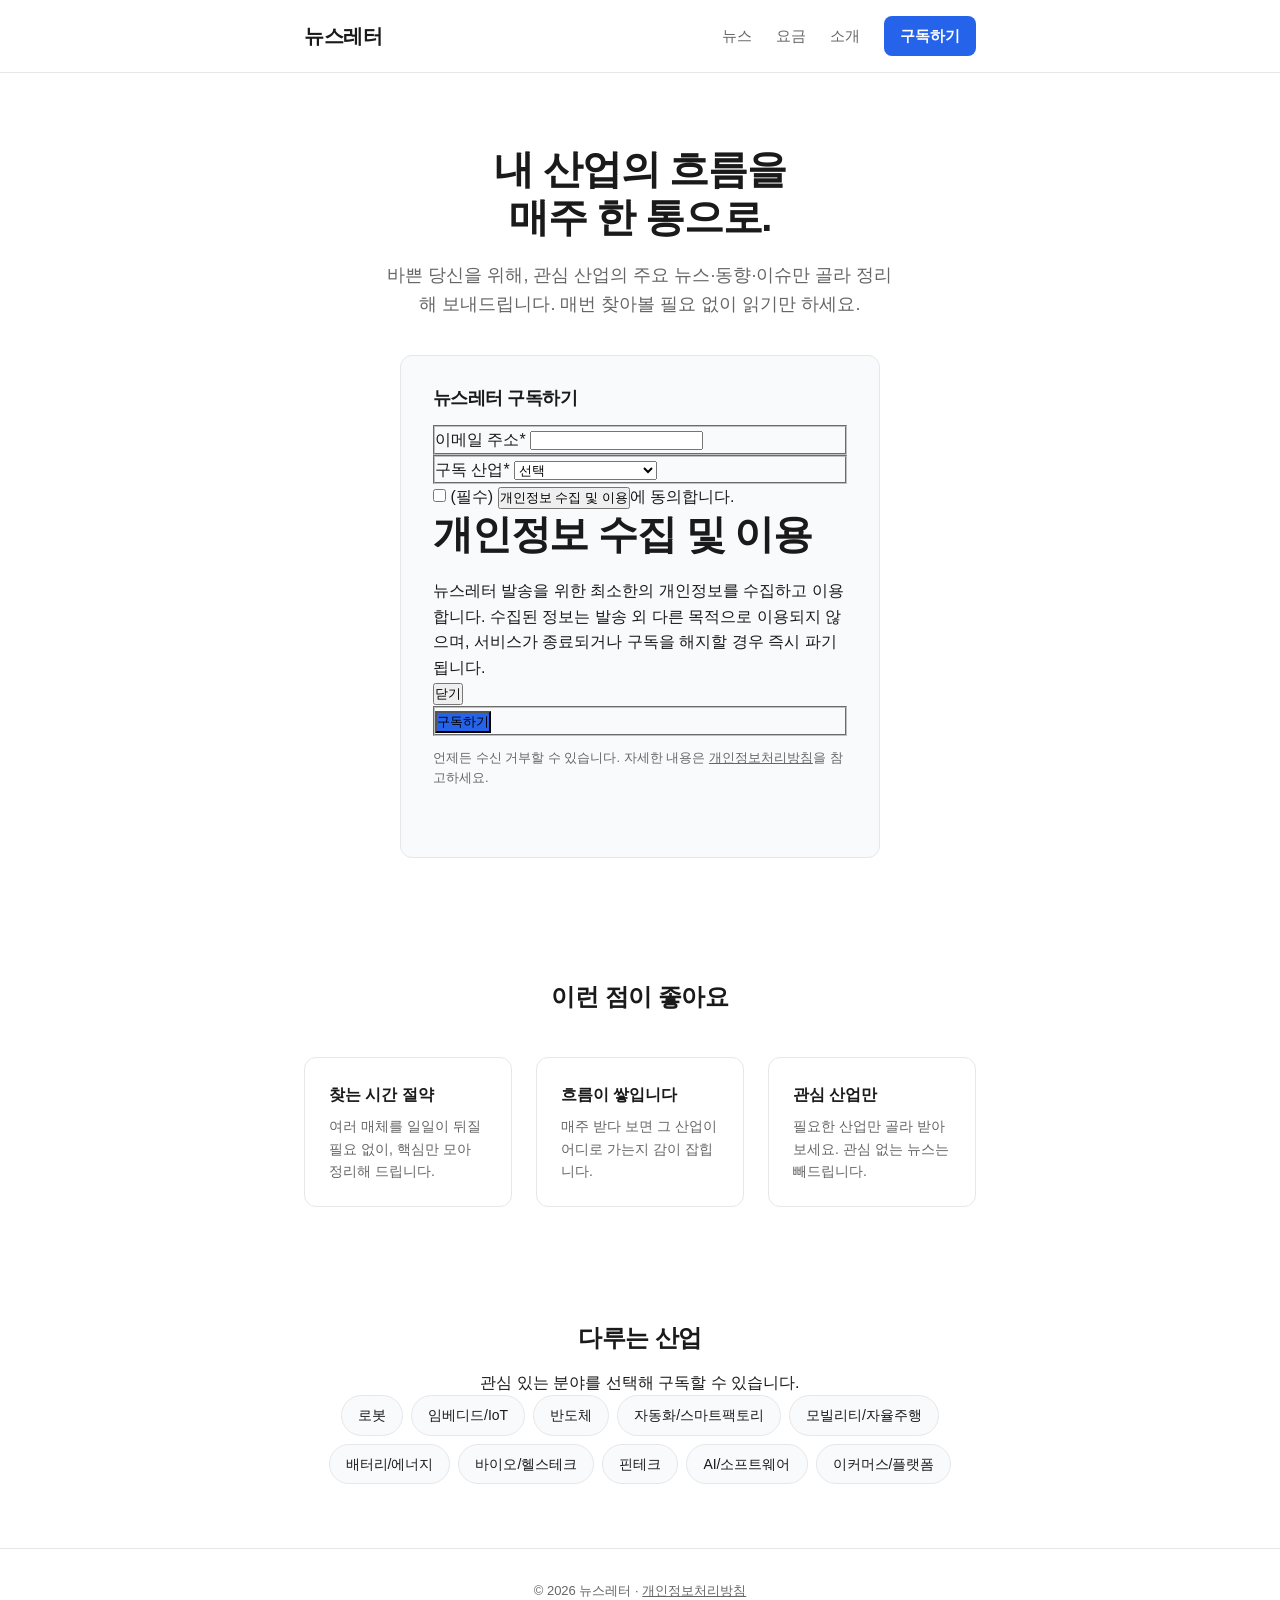
<file: index.html>
<!DOCTYPE html>
<html lang="ko">
<head>
  <meta charset="UTF-8" />
  <meta name="viewport" content="width=device-width, initial-scale=1.0" />
  <title>뉴스레터 · 내 산업의 흐름을 매주 한 통으로</title>
  <link rel="stylesheet" href="https://resource.stibee.com/subscribe/stb_subscribe_form_style.css">
  <style>
    :root {
      --bg: #ffffff; --text: #1a1a1a; --text-muted: #666666;
      --accent: #2563eb; --accent-hover: #1d4ed8; --border: #e5e7eb; --surface: #f9fafb;
    }
    * { margin: 0; padding: 0; box-sizing: border-box; }
    body {
      font-family: -apple-system, BlinkMacSystemFont, "Segoe UI", Roboto,
        "Helvetica Neue", "Apple SD Gothic Neo", "Malgun Gothic", sans-serif;
      color: var(--text); background: var(--bg); line-height: 1.6;
      -webkit-font-smoothing: antialiased;
    }
    .container { max-width: 720px; margin: 0 auto; padding: 0 24px; }
    header { border-bottom: 1px solid var(--border); padding: 16px 0; }
    .nav { display: flex; align-items: center; justify-content: space-between; }
    .logo { font-size: 20px; font-weight: 700; letter-spacing: -0.02em; text-decoration: none; color: var(--text); }
    .nav-links { display: flex; gap: 24px; align-items: center; }
    .nav-links a { font-size: 15px; color: var(--text-muted); text-decoration: none; }
    .nav-links a:hover { color: var(--text); }
    .nav-cta { font-size: 14px; font-weight: 600; color: #fff !important; background: var(--accent); padding: 8px 16px; border-radius: 8px; }
    .nav-cta:hover { background: var(--accent-hover); }
    .hero { padding: 72px 0 56px; text-align: center; }
    .hero h1 { font-size: 40px; font-weight: 800; letter-spacing: -0.03em; line-height: 1.2; margin-bottom: 20px; }
    .hero p { font-size: 18px; color: var(--text-muted); max-width: 520px; margin: 0 auto 36px; }
    .subscribe { background: var(--surface); border: 1px solid var(--border); border-radius: 12px; padding: 32px; max-width: 480px; margin: 0 auto; text-align: left; }
    .subscribe .hint { font-size: 13px; color: var(--text-muted); margin-top: 12px; text-align: left; }
    .subscribe .hint a { color: var(--text-muted); }
    /* 스티비 구독 폼 스타일을 사이트 톤에 맞춰 최소한으로 덮어씀 (구조는 스티비가 준 그대로 유지) */
    .subscribe #stb_subscribe { font-family: inherit; }
    .subscribe .stb_form_title { font-size: 18px; font-weight: 700; margin-bottom: 16px; color: var(--text); }
    .subscribe .stb_form_submit_button { background-color: var(--accent) !important; }
    .subscribe .stb_form_submit_button:hover { background-color: var(--accent-hover) !important; }
    .features { padding: 64px 0; }
    .features h2 { font-size: 24px; font-weight: 700; text-align: center; margin-bottom: 40px; letter-spacing: -0.02em; }
    .feature-grid { display: grid; grid-template-columns: repeat(3, 1fr); gap: 24px; }
    .feature { padding: 24px; border: 1px solid var(--border); border-radius: 12px; }
    .feature h3 { font-size: 16px; font-weight: 700; margin-bottom: 8px; }
    .feature p { font-size: 14px; color: var(--text-muted); }
    .industries { padding: 48px 0 64px; text-align: center; }
    .industries h2 { font-size: 24px; font-weight: 700; margin-bottom: 12px; letter-spacing: -0.02em; }
    .industries > p { color: var(--text-muted); margin-bottom: 28px; }
    .tags { display: flex; flex-wrap: wrap; gap: 8px; justify-content: center; }
    .tag { font-size: 14px; padding: 8px 16px; background: var(--surface); border: 1px solid var(--border); border-radius: 999px; }
    footer { border-top: 1px solid var(--border); padding: 32px 0; text-align: center; font-size: 13px; color: var(--text-muted); }
    footer a { color: var(--text-muted); }
    @media (max-width: 640px) {
      .hero h1 { font-size: 30px; }
      .hero p { font-size: 16px; }
      .feature-grid { grid-template-columns: 1fr; }
      .nav-links a:not(.nav-cta) { display: none; }
    }
  </style>
</head>
<body>
  <header>
    <div class="container">
      <nav class="nav">
        <a href="index.html" class="logo">뉴스레터</a>
        <div class="nav-links">
          <a href="news.html">뉴스</a>
          <a href="pricing.html">요금</a>
          <a href="about.html">소개</a>
          <a href="#subscribe" class="nav-cta">구독하기</a>
        </div>
      </nav>
    </div>
  </header>
  <main>
    <section class="hero">
      <div class="container">
        <h1>내 산업의 흐름을<br />매주 한 통으로.</h1>
        <p>바쁜 당신을 위해, 관심 산업의 주요 뉴스·동향·이슈만 골라 정리해 보내드립니다. 매번 찾아볼 필요 없이 읽기만 하세요.</p>
        <!-- 스티비 구독 폼 (2026-07-12 연결). 구조는 스티비가 제공한 그대로 유지할 것 —
             stb_subscribe_form.js가 아래 id들(stb_email, stb_policy, stb_form_result 등)을
             참조해 유효성 검사·모달을 처리하므로 임의로 바꾸면 동작이 깨질 수 있다. -->
        <div class="subscribe" id="subscribe">
          <div id="stb_subscribe">
            <form action="https://stibee.com/api/v1.0/lists/jLnDHBfGucMUHOUgYaU4q35UbsgbyA==/public/subscribers" method="POST" target="_blank" accept-charset="utf-8" class="stb_form" name="stb_subscribe_form" id="stb_subscribe_form" data-lang="" novalidate>
              <h1 class="stb_form_title">뉴스레터 구독하기</h1>
              <fieldset class="stb_form_set">
                <label for="stb_email" class="stb_form_set_label">
                  이메일 주소<span class="stb_asterisk">*</span>
                </label>
                <input type="text" class="stb_form_set_input" id="stb_email" name="email" required="required">
                <div class="stb_form_msg_error" id="stb_email_error"></div>
              </fieldset>
              <fieldset class="stb_form_set">
                <label for="stb_industry_interest" class="stb_form_set_label">
                  구독 산업<span class="stb_asterisk">*</span>
                </label>
                <select class="stb_form_set_select" id="stb_industry_interest" name="industry_interest" required="required">
                  <option value="">선택</option>
                  <option>로봇</option>
                  <option>임베디드/IOT</option>
                  <option>반도체</option>
                  <option>자동화/스마트팩토리</option>
                  <option>모빌리티/자율주행</option>
                  <option>배터리/에너지</option>
                  <option>바이오/헬스테크</option>
                  <option>핀테크</option>
                  <option>AI/소프트웨어</option>
                  <option>이커머스/플랫폼</option>
                </select>
                <div class="stb_form_msg_error" id="stb_industry_interest_error"></div>
              </fieldset>
              <div class="stb_form_policy">
                <label>
                  <input type="checkbox" id="stb_policy" value="stb_policy_true">
                  <span>(필수)</span>
                  <button id="stb_form_modal_open" data-modal="stb_form_policy_modal" class="stb_form_modal_open_btn" type="button">개인정보 수집 및 이용</button>에 동의합니다.
                </label>
                <div class="stb_form_msg_error" id="stb_policy_error"></div>
                <div class="stb_form_modal stb_form_policy_text blind" id="stb_form_policy_modal">
                  <div class="stb_form_modal_body">
                    <h1 class="stb_form_modal_title">
                      개인정보 수집 및 이용
                    </h1>
                    <div class="stb_form_modal_text">뉴스레터 발송을 위한 최소한의 개인정보를 수집하고 이용합니다. 수집된 정보는 발송 외 다른 목적으로 이용되지 않으며, 서비스가 종료되거나 구독을 해지할 경우 즉시 파기됩니다.</div>
                    <div class="stb_form_modal_btn">
                      <button id="stb_form_modal_close" class="stb_form_modal_close_btn" data-modal="stb_form_policy_modal" type="button">닫기</button>
                    </div>
                  </div>
                  <div class="stb_form_modal_bg" id="stb_form_modal_bg"></div>
                </div>
              </div>
              <div class="stb_form_result" id="stb_form_result"></div>
              <fieldset class="stb_form_set_submit">
                <button type="submit" class="stb_form_submit_button" id="stb_form_submit_button">구독하기</button>
              </fieldset>
            </form>
          </div>
          <script type="text/javascript" src="https://resource.stibee.com/subscribe/stb_subscribe_form.js"></script>
          <p class="hint">언제든 수신 거부할 수 있습니다. 자세한 내용은 <a href="privacy.html">개인정보처리방침</a>을 참고하세요.</p>
        </div>
      </div>
    </section>
    <section class="features">
      <div class="container">
        <h2>이런 점이 좋아요</h2>
        <div class="feature-grid">
          <div class="feature"><h3>찾는 시간 절약</h3><p>여러 매체를 일일이 뒤질 필요 없이, 핵심만 모아 정리해 드립니다.</p></div>
          <div class="feature"><h3>흐름이 쌓입니다</h3><p>매주 받다 보면 그 산업이 어디로 가는지 감이 잡힙니다.</p></div>
          <div class="feature"><h3>관심 산업만</h3><p>필요한 산업만 골라 받아보세요. 관심 없는 뉴스는 빼드립니다.</p></div>
        </div>
      </div>
    </section>
    <section class="industries">
      <div class="container">
        <h2>다루는 산업</h2>
        <p>관심 있는 분야를 선택해 구독할 수 있습니다.</p>
        <div class="tags">
          <span class="tag">로봇</span><span class="tag">임베디드/IoT</span><span class="tag">반도체</span>
          <span class="tag">자동화/스마트팩토리</span><span class="tag">모빌리티/자율주행</span><span class="tag">배터리/에너지</span>
          <span class="tag">바이오/헬스테크</span><span class="tag">핀테크</span><span class="tag">AI/소프트웨어</span><span class="tag">이커머스/플랫폼</span>
        </div>
      </div>
    </section>
  </main>
  <footer>
    <div class="container"><p>© 2026 뉴스레터 · <a href="privacy.html">개인정보처리방침</a></p></div>
  </footer>
</body>
</html>
</file>
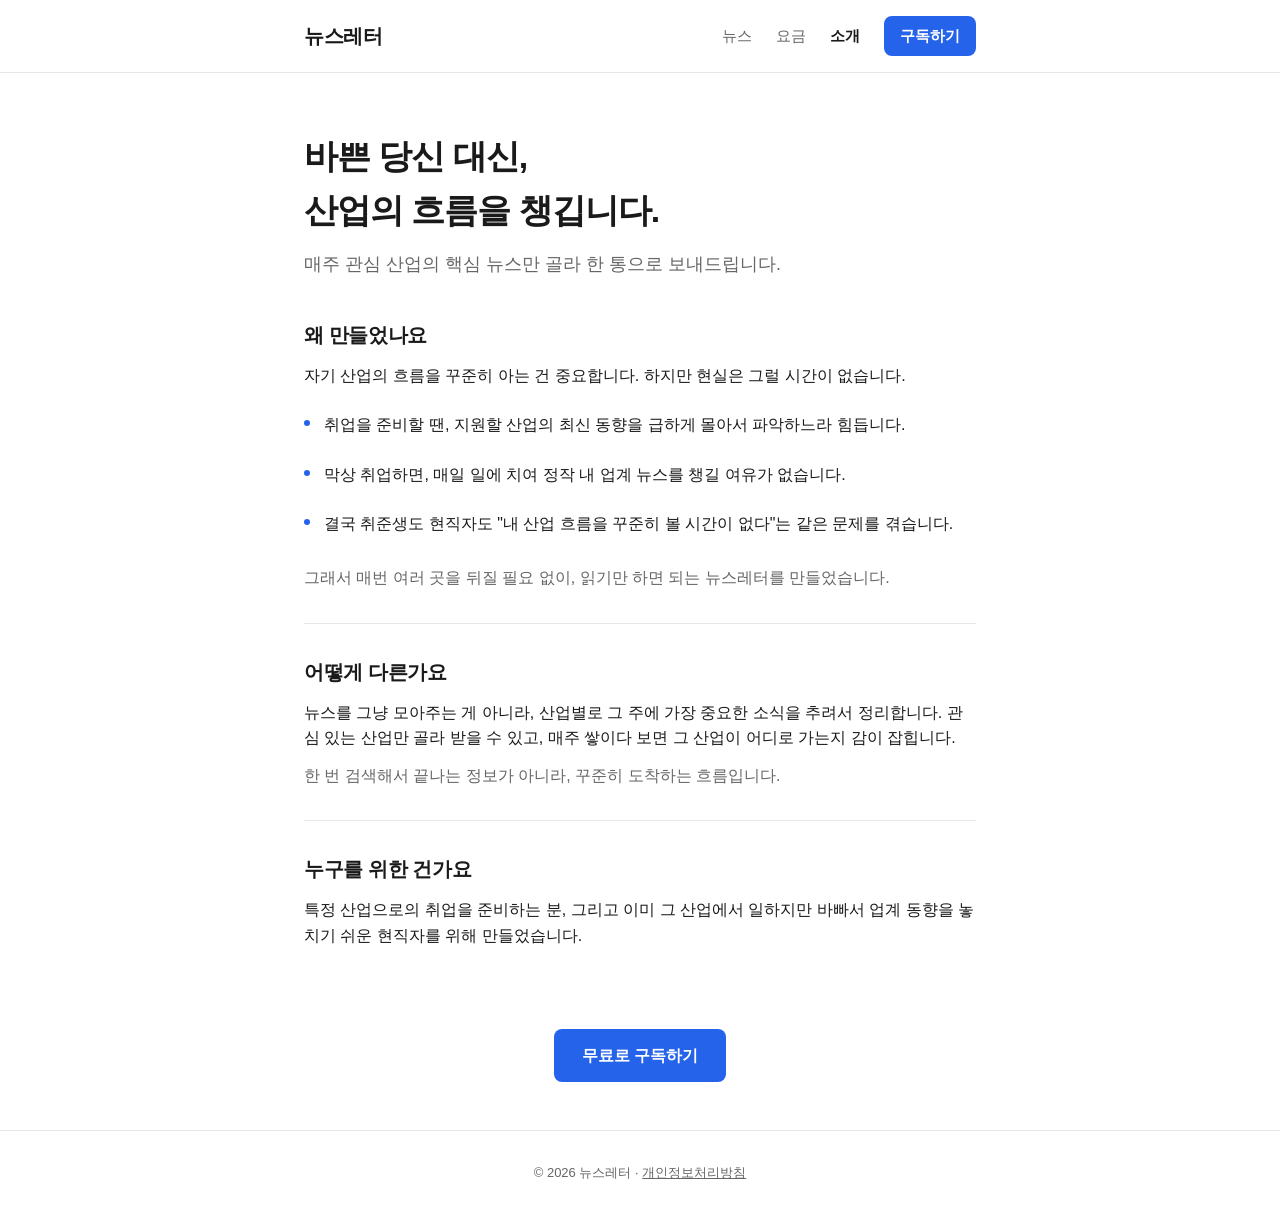
<file: about.html>
<!DOCTYPE html>
<html lang="ko">
<head>
  <meta charset="UTF-8" />
  <meta name="viewport" content="width=device-width, initial-scale=1.0" />
  <title>소개 · 뉴스레터</title>
  <style>
    :root {
      --bg: #ffffff;
      --text: #1a1a1a;
      --text-muted: #666666;
      --accent: #2563eb;
      --accent-hover: #1d4ed8;
      --border: #e5e7eb;
      --surface: #f9fafb;
    }
    * { margin: 0; padding: 0; box-sizing: border-box; }
    body {
      font-family: -apple-system, BlinkMacSystemFont, "Segoe UI", Roboto,
        "Helvetica Neue", "Apple SD Gothic Neo", "Malgun Gothic", sans-serif;
      color: var(--text);
      background: var(--bg);
      line-height: 1.6;
      -webkit-font-smoothing: antialiased;
    }
    .container { max-width: 720px; margin: 0 auto; padding: 0 24px; }

    /* Nav (공통) */
    header { border-bottom: 1px solid var(--border); padding: 16px 0; }
    .nav { display: flex; align-items: center; justify-content: space-between; }
    .logo { font-size: 20px; font-weight: 700; letter-spacing: -0.02em; text-decoration: none; color: var(--text); }
    .nav-links { display: flex; gap: 24px; align-items: center; }
    .nav-links a {
      font-size: 15px; color: var(--text-muted); text-decoration: none;
    }
    .nav-links a:hover { color: var(--text); }
    .nav-links a.active { color: var(--text); font-weight: 600; }
    .nav-cta {
      font-size: 14px; font-weight: 600; color: #fff !important;
      background: var(--accent); padding: 8px 16px; border-radius: 8px;
    }
    .nav-cta:hover { background: var(--accent-hover); }

    /* Content */
    .page-title { padding: 56px 0 8px; }
    .page-title h1 { font-size: 34px; font-weight: 800; letter-spacing: -0.03em; }
    .page-title .lead { font-size: 18px; color: var(--text-muted); margin-top: 12px; }

    .section { padding: 32px 0; border-bottom: 1px solid var(--border); }
    .section:last-of-type { border-bottom: none; }
    .section h2 { font-size: 20px; font-weight: 700; margin-bottom: 12px; letter-spacing: -0.02em; }
    .section p { color: var(--text); margin-bottom: 12px; }
    .section p:last-child { margin-bottom: 0; }
    .section .muted { color: var(--text-muted); }

    .problem-list { list-style: none; margin-top: 8px; }
    .problem-list li {
      padding: 12px 0 12px 20px; position: relative; color: var(--text);
    }
    .problem-list li::before {
      content: ""; position: absolute; left: 0; top: 20px;
      width: 6px; height: 6px; border-radius: 50%; background: var(--accent);
    }

    .cta-block {
      text-align: center; padding: 48px 0;
    }
    .cta-block a {
      display: inline-block; font-size: 16px; font-weight: 600; color: #fff;
      background: var(--accent); padding: 14px 28px; border-radius: 8px;
      text-decoration: none;
    }
    .cta-block a:hover { background: var(--accent-hover); }

    footer {
      border-top: 1px solid var(--border); padding: 32px 0; text-align: center;
      font-size: 13px; color: var(--text-muted);
    }
    footer a { color: var(--text-muted); }

    @media (max-width: 640px) {
      .page-title h1 { font-size: 27px; }
      .nav-links { gap: 14px; }
      .nav-links a:not(.nav-cta) { display: none; }
    }
  </style>
</head>
<body>
  <header>
    <div class="container">
      <nav class="nav">
        <a href="index.html" class="logo">뉴스레터</a>
        <div class="nav-links">
          <a href="news.html">뉴스</a>
          <a href="pricing.html">요금</a>
          <a href="about.html" class="active">소개</a>
          <a href="index.html" class="nav-cta">구독하기</a>
        </div>
      </nav>
    </div>
  </header>

  <main>
    <div class="container">
      <div class="page-title">
        <h1>바쁜 당신 대신,<br />산업의 흐름을 챙깁니다.</h1>
        <p class="lead">
          매주 관심 산업의 핵심 뉴스만 골라 한 통으로 보내드립니다.
        </p>
      </div>

      <section class="section">
        <h2>왜 만들었나요</h2>
        <p>
          자기 산업의 흐름을 꾸준히 아는 건 중요합니다. 하지만 현실은
          그럴 시간이 없습니다.
        </p>
        <ul class="problem-list">
          <li>취업을 준비할 땐, 지원할 산업의 최신 동향을 급하게 몰아서 파악하느라 힘듭니다.</li>
          <li>막상 취업하면, 매일 일에 치여 정작 내 업계 뉴스를 챙길 여유가 없습니다.</li>
          <li>결국 취준생도 현직자도 "내 산업 흐름을 꾸준히 볼 시간이 없다"는 같은 문제를 겪습니다.</li>
        </ul>
        <p class="muted" style="margin-top:16px;">
          그래서 매번 여러 곳을 뒤질 필요 없이, 읽기만 하면 되는 뉴스레터를 만들었습니다.
        </p>
      </section>

      <section class="section">
        <h2>어떻게 다른가요</h2>
        <p>
          뉴스를 그냥 모아주는 게 아니라, 산업별로 그 주에 가장 중요한 소식을
          추려서 정리합니다. 관심 있는 산업만 골라 받을 수 있고,
          매주 쌓이다 보면 그 산업이 어디로 가는지 감이 잡힙니다.
        </p>
        <p class="muted">
          한 번 검색해서 끝나는 정보가 아니라, 꾸준히 도착하는 흐름입니다.
        </p>
      </section>

      <section class="section">
        <h2>누구를 위한 건가요</h2>
        <p>
          특정 산업으로의 취업을 준비하는 분, 그리고 이미 그 산업에서 일하지만
          바빠서 업계 동향을 놓치기 쉬운 현직자를 위해 만들었습니다.
        </p>
      </section>

      <div class="cta-block">
        <a href="index.html">무료로 구독하기</a>
      </div>
    </div>
  </main>

  <footer>
    <div class="container">
      <p>© 2026 뉴스레터 · <a href="privacy.html">개인정보처리방침</a></p>
    </div>
  </footer>
</body>
</html>
</file>
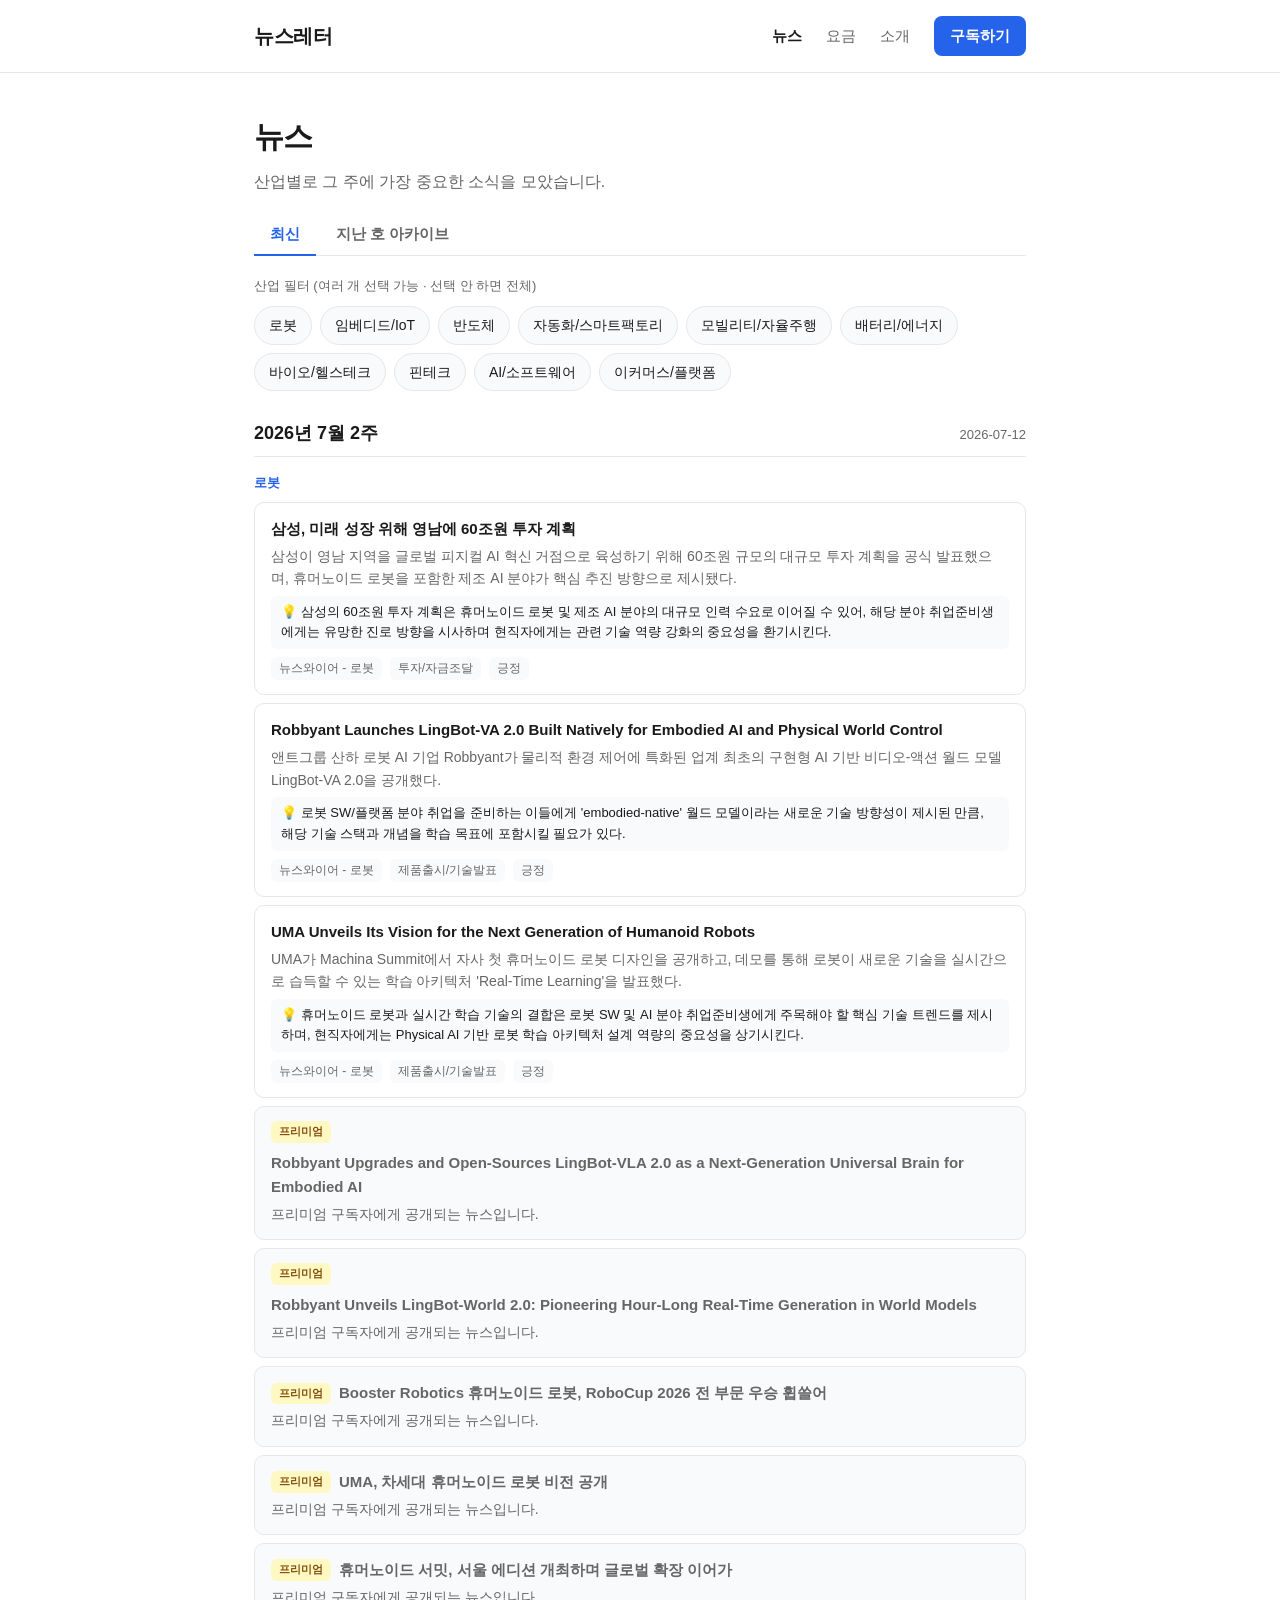
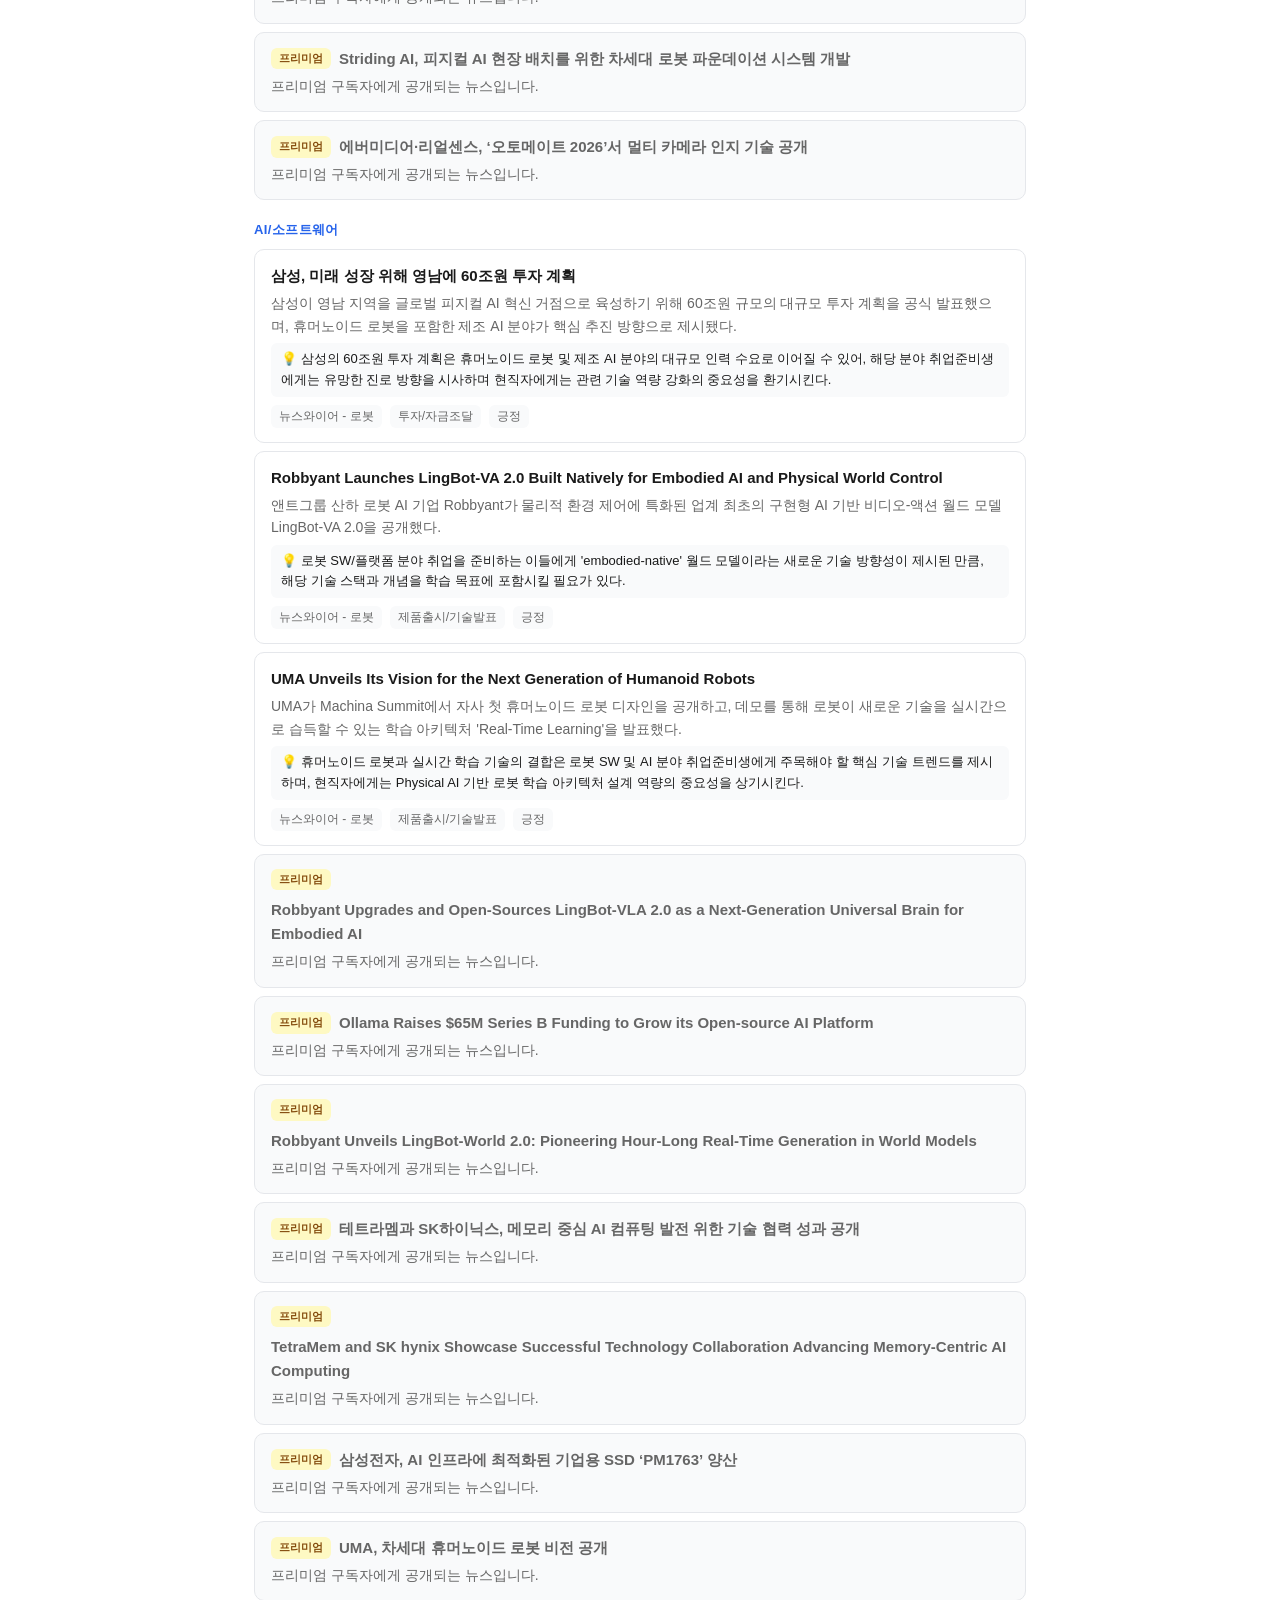
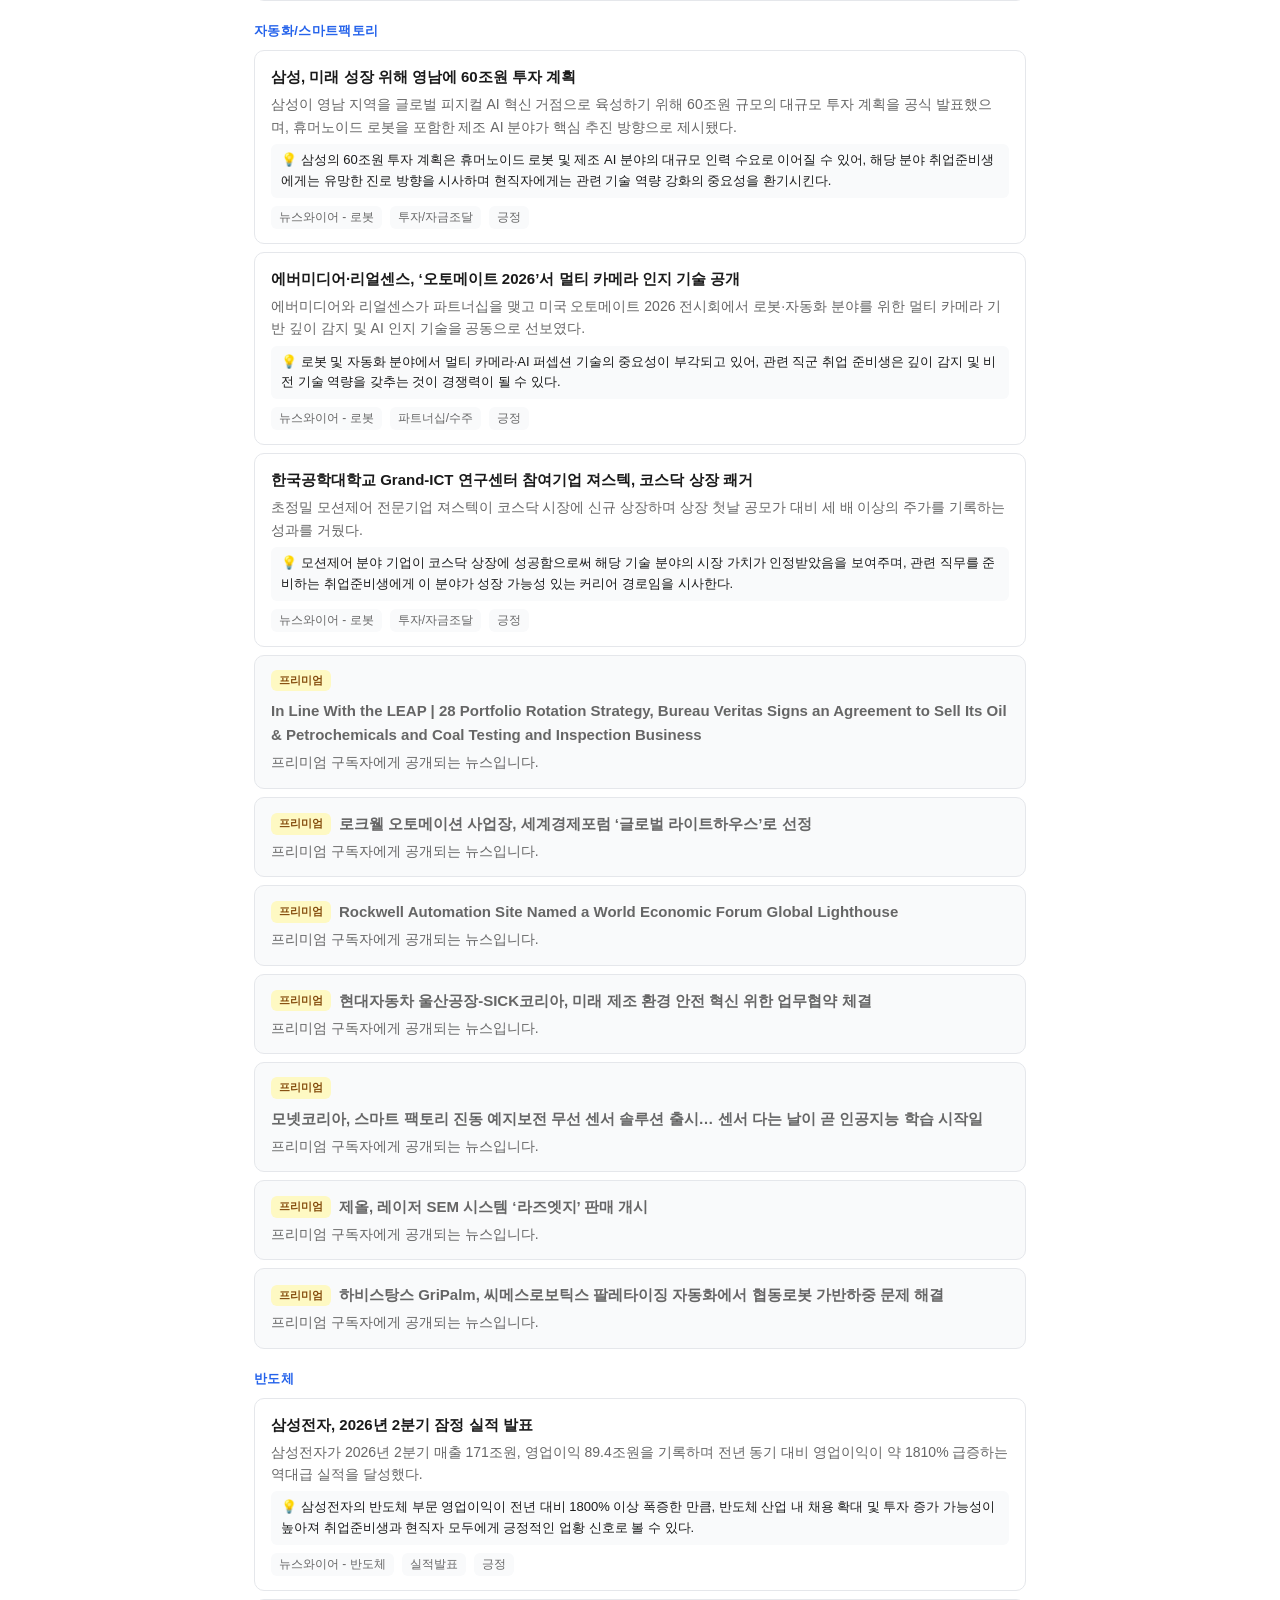
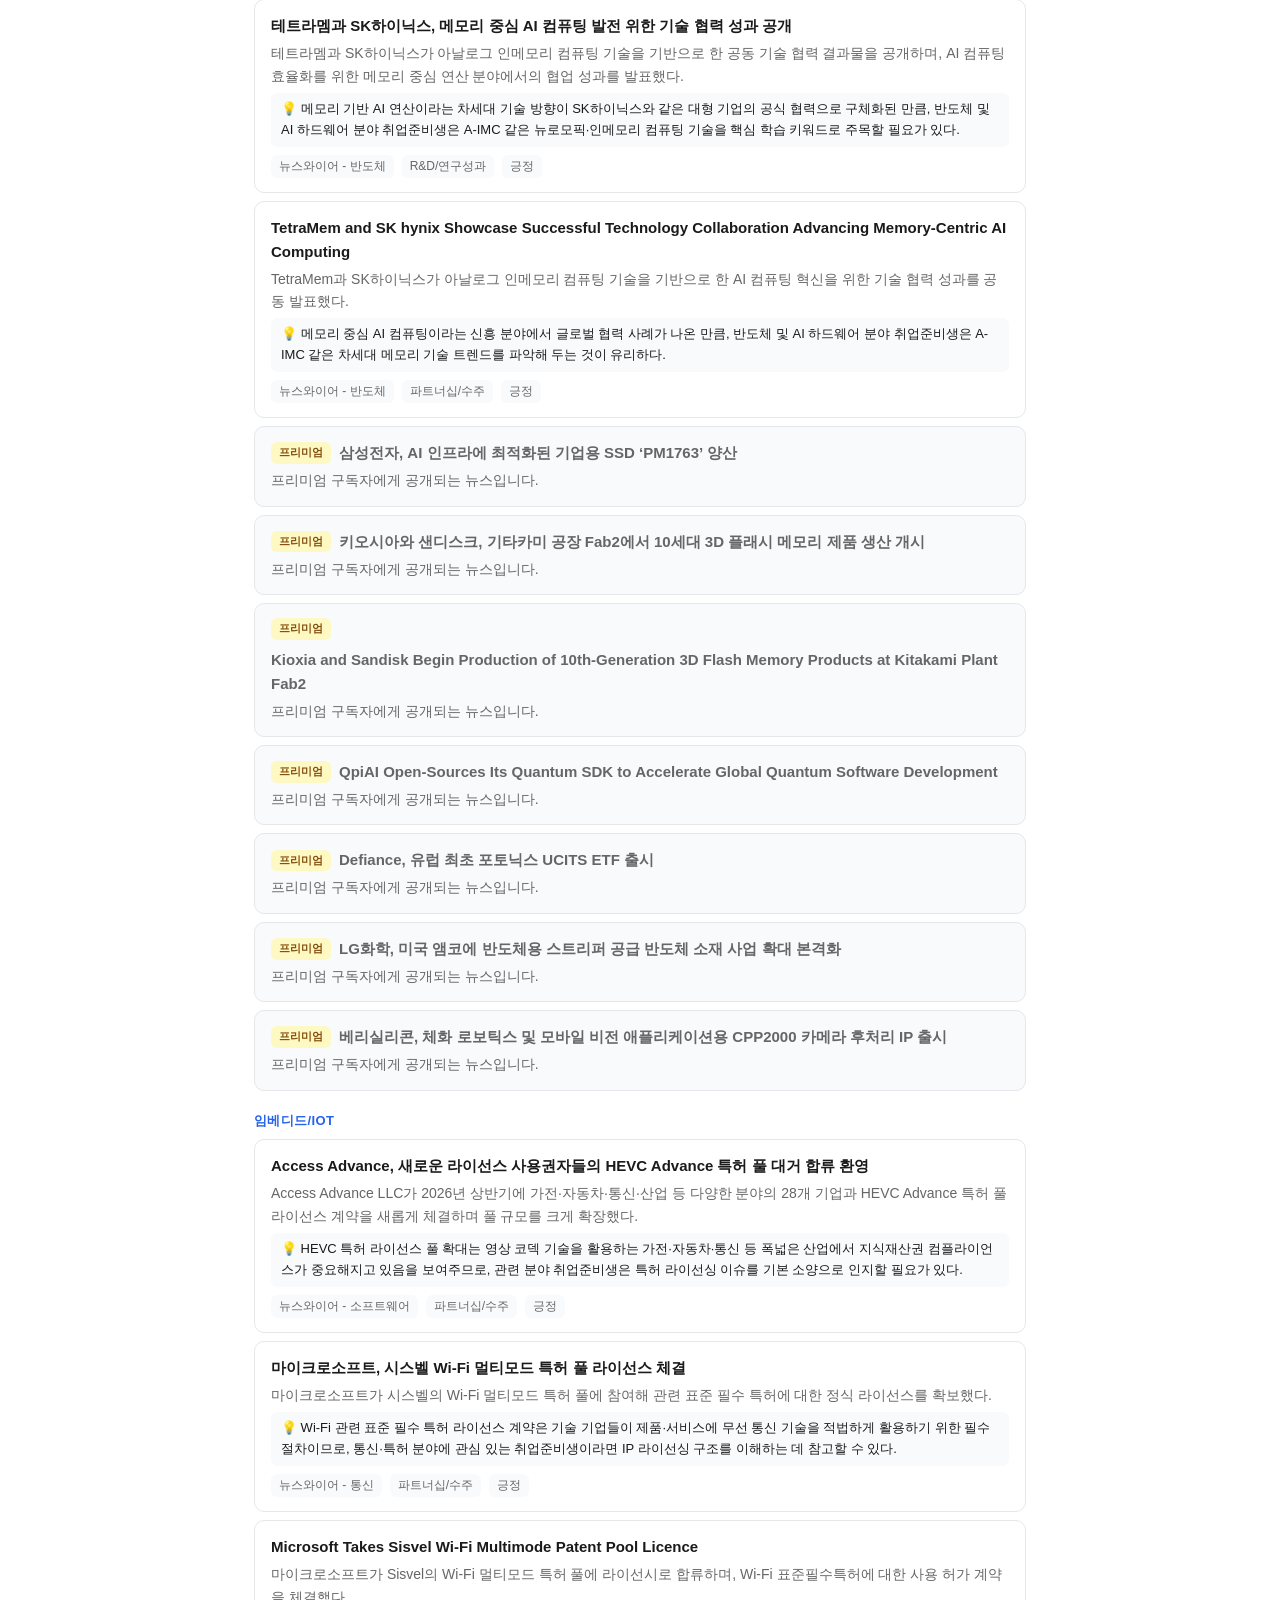
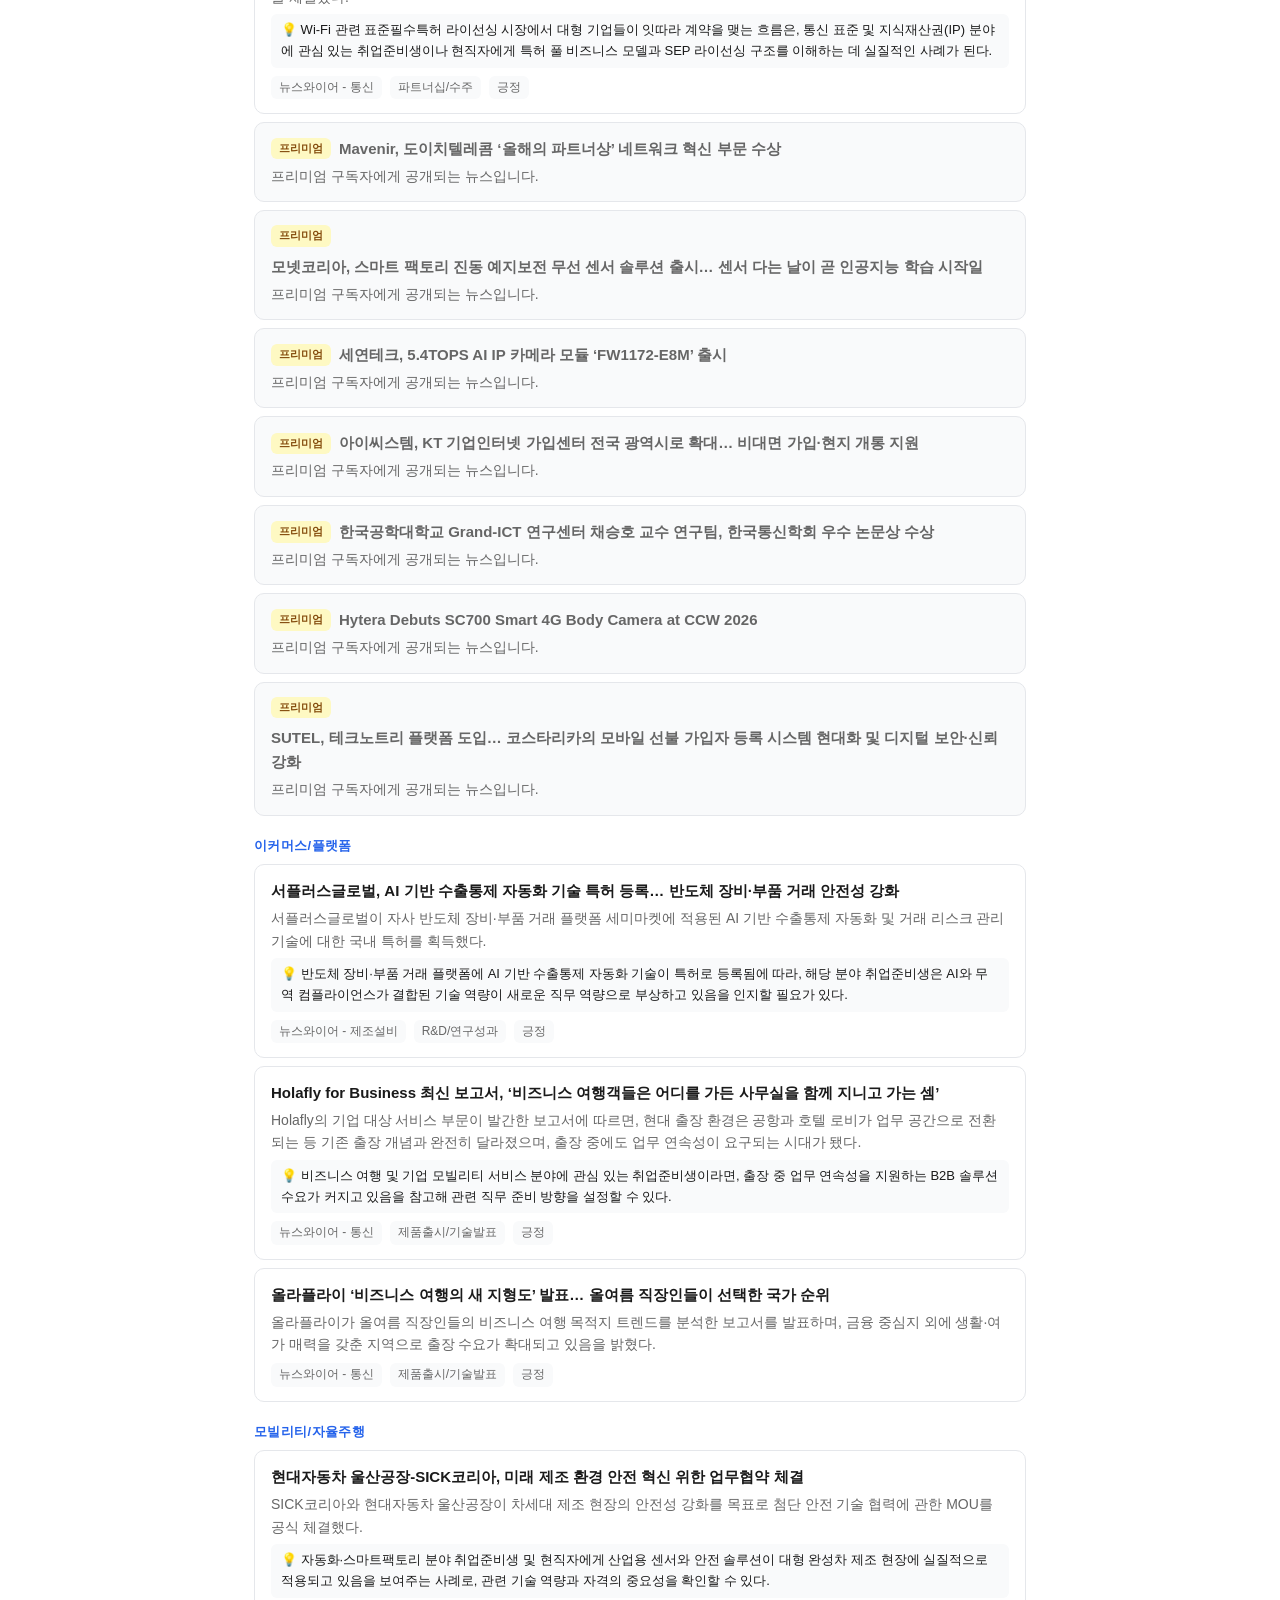
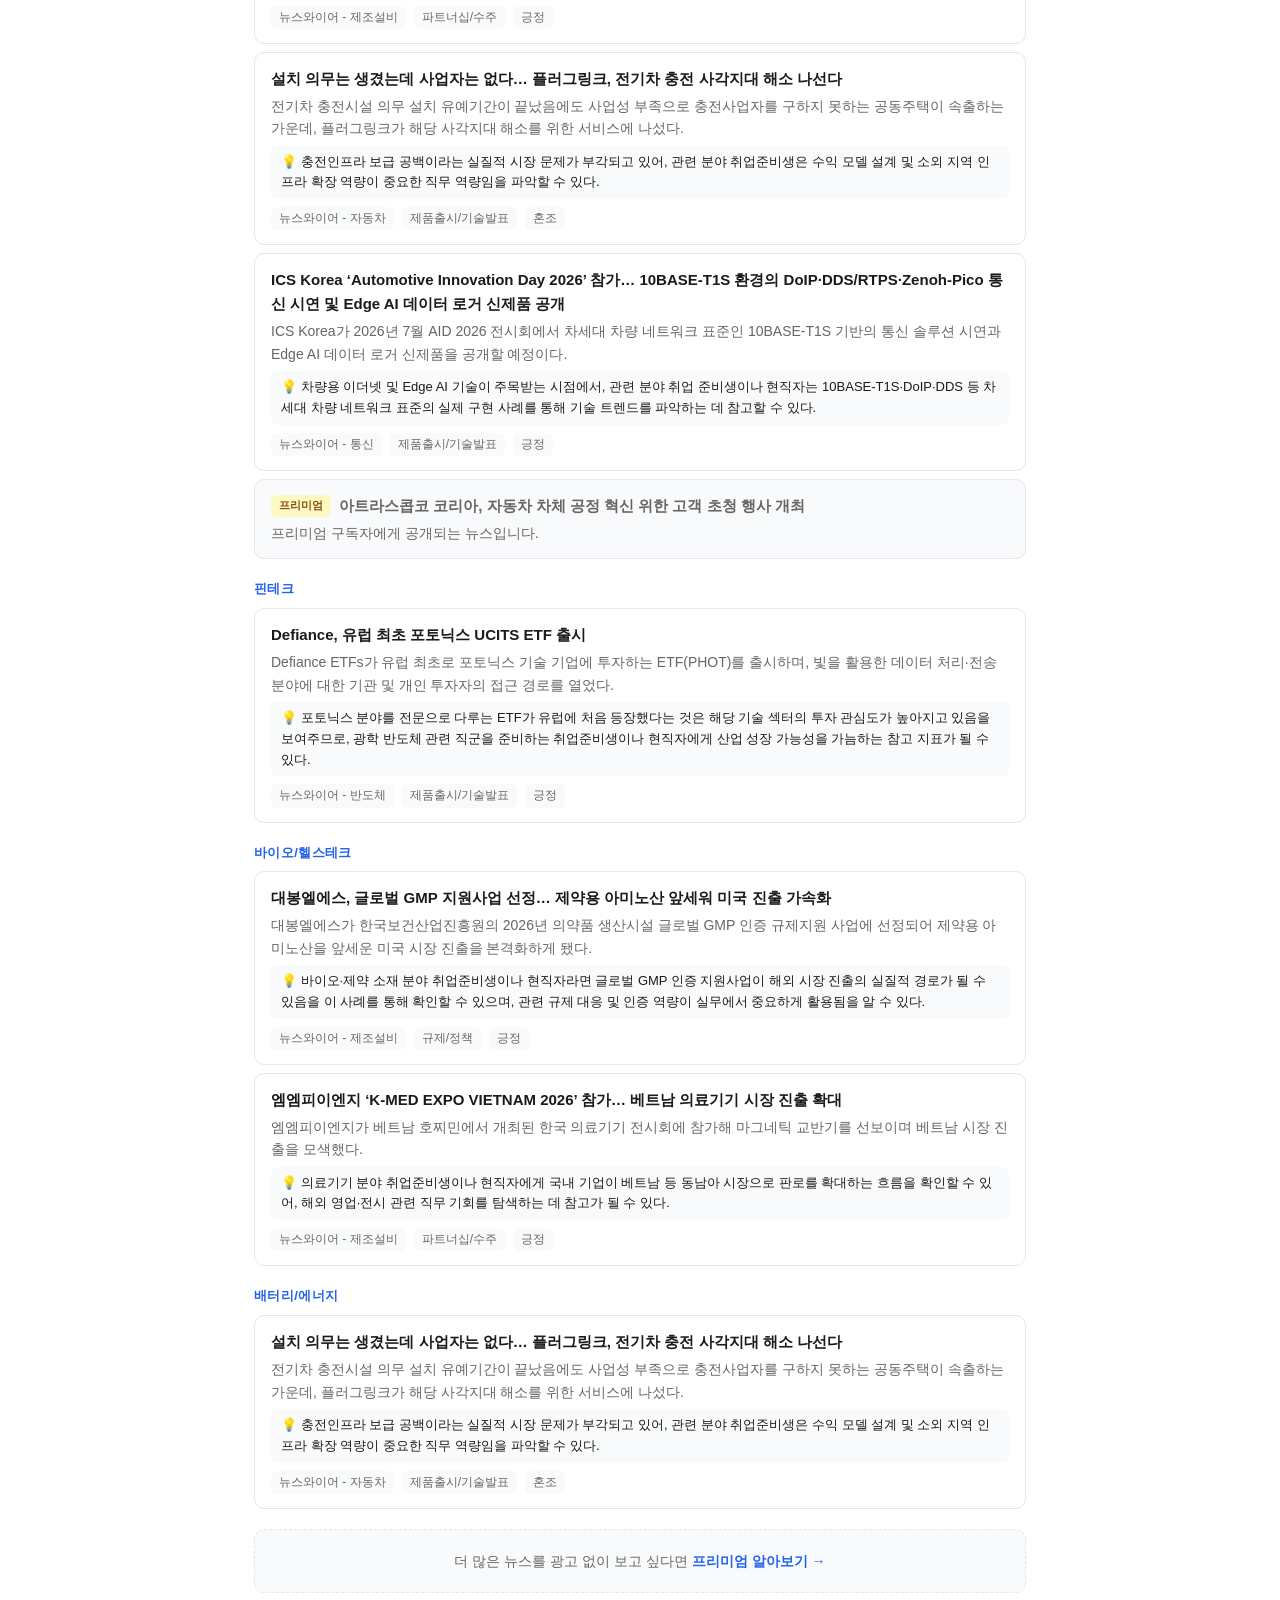
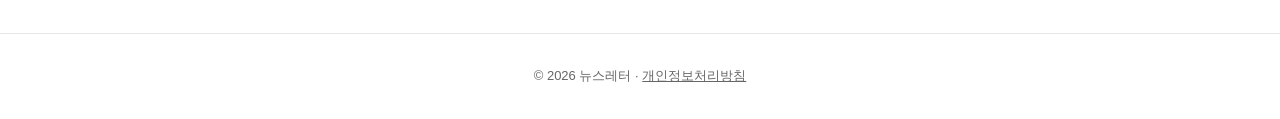
<file: news.html>
<!DOCTYPE html>
<html lang="ko">
<head>
  <meta charset="UTF-8" />
  <meta name="viewport" content="width=device-width, initial-scale=1.0" />
  <title>뉴스 · 뉴스레터</title>
  <style>
    :root {
      --bg: #ffffff;
      --text: #1a1a1a;
      --text-muted: #666666;
      --accent: #2563eb;
      --accent-hover: #1d4ed8;
      --border: #e5e7eb;
      --surface: #f9fafb;
    }
    * { margin: 0; padding: 0; box-sizing: border-box; }
    body {
      font-family: -apple-system, BlinkMacSystemFont, "Segoe UI", Roboto,
        "Helvetica Neue", "Apple SD Gothic Neo", "Malgun Gothic", sans-serif;
      color: var(--text); background: var(--bg); line-height: 1.6;
      -webkit-font-smoothing: antialiased;
    }
    .container { max-width: 820px; margin: 0 auto; padding: 0 24px; }

    /* Nav (공통) */
    header { border-bottom: 1px solid var(--border); padding: 16px 0; }
    .nav { display: flex; align-items: center; justify-content: space-between; max-width: 820px; margin: 0 auto; padding: 0 24px; }
    .logo { font-size: 20px; font-weight: 700; letter-spacing: -0.02em; text-decoration: none; color: var(--text); }
    .nav-links { display: flex; gap: 24px; align-items: center; }
    .nav-links a { font-size: 15px; color: var(--text-muted); text-decoration: none; }
    .nav-links a:hover { color: var(--text); }
    .nav-links a.active { color: var(--text); font-weight: 600; }
    .nav-cta { font-size: 14px; font-weight: 600; color: #fff !important; background: var(--accent); padding: 8px 16px; border-radius: 8px; }
    .nav-cta:hover { background: var(--accent-hover); }

    /* Title */
    .page-title { padding: 40px 0 20px; }
    .page-title h1 { font-size: 30px; font-weight: 800; letter-spacing: -0.03em; }
    .page-title p { color: var(--text-muted); margin-top: 8px; }

    /* View tabs (최신 / 아카이브) */
    .view-tabs { display: flex; gap: 4px; border-bottom: 1px solid var(--border); margin-bottom: 20px; }
    .view-tab {
      padding: 10px 16px; font-size: 15px; font-weight: 600; color: var(--text-muted);
      background: none; border: none; cursor: pointer; border-bottom: 2px solid transparent;
      margin-bottom: -1px;
    }
    .view-tab.active { color: var(--accent); border-bottom-color: var(--accent); }

    /* Industry filter */
    .filter-bar { margin-bottom: 28px; }
    .filter-label { font-size: 13px; color: var(--text-muted); margin-bottom: 10px; }
    .chips { display: flex; flex-wrap: wrap; gap: 8px; }
    .chip {
      font-size: 14px; padding: 7px 14px; background: var(--surface);
      border: 1px solid var(--border); border-radius: 999px; cursor: pointer;
      user-select: none; transition: all 0.12s;
    }
    .chip:hover { border-color: var(--accent); }
    .chip.active { background: var(--accent); color: #fff; border-color: var(--accent); }

    /* Week block */
    .week { margin-bottom: 40px; }
    .week-head {
      display: flex; align-items: baseline; justify-content: space-between;
      margin-bottom: 16px; padding-bottom: 8px; border-bottom: 1px solid var(--border);
    }
    .week-label { font-size: 18px; font-weight: 700; }
    .week-date { font-size: 13px; color: var(--text-muted); }

    /* Industry group within a week */
    .ind-group { margin-bottom: 20px; }
    .ind-group-title {
      font-size: 13px; font-weight: 700; color: var(--accent);
      text-transform: uppercase; letter-spacing: 0.03em; margin-bottom: 8px;
    }

    /* News item */
    .news-item {
      display: block; padding: 14px 16px; border: 1px solid var(--border);
      border-radius: 10px; margin-bottom: 8px; text-decoration: none; color: inherit;
      transition: border-color 0.12s; cursor: pointer;
    }
    .news-item:hover { border-color: var(--accent); }
    .news-item-top { display: flex; align-items: center; gap: 8px; margin-bottom: 4px; flex-wrap: wrap; }
    .news-title { font-size: 15px; font-weight: 700; }
    .news-summary { font-size: 14px; color: var(--text-muted); }
    .news-why { font-size: 13px; color: var(--text); margin-top: 6px; padding: 6px 10px; background: var(--surface); border-radius: 6px; }
    .news-meta { display: flex; gap: 8px; margin-top: 8px; flex-wrap: wrap; }
    .meta-tag { font-size: 12px; color: var(--text-muted); background: var(--surface); padding: 2px 8px; border-radius: 6px; }

    /* Premium locked item */
    .news-item.locked { background: var(--surface); cursor: default; }
    .news-item.locked:hover { border-color: var(--border); }
    .lock-badge { font-size: 11px; font-weight: 600; color: #854d0e; background: #fef9c3; padding: 2px 8px; border-radius: 6px; }
    .locked .news-title { color: var(--text-muted); }

    .premium-cta {
      text-align: center; padding: 20px; background: var(--surface);
      border: 1px dashed var(--border); border-radius: 10px; margin-top: 8px;
      font-size: 14px; color: var(--text-muted);
    }
    .premium-cta a { color: var(--accent); font-weight: 600; text-decoration: none; }

    .empty { text-align: center; padding: 60px 20px; color: var(--text-muted); }

    /* Card news popup */
    .card-overlay {
      display: none; position: fixed; inset: 0; background: rgba(0,0,0,0.5);
      align-items: center; justify-content: center; padding: 20px; z-index: 100;
    }
    .card-overlay.open { display: flex; }
    .card-modal {
      background: var(--bg); border-radius: 14px; max-width: 480px; width: 100%;
      max-height: 85vh; overflow-y: auto; padding: 28px; position: relative;
    }
    .card-close {
      position: absolute; top: 16px; right: 16px; width: 32px; height: 32px;
      border: none; background: var(--surface); border-radius: 999px; cursor: pointer;
      font-size: 18px; color: var(--text-muted); line-height: 1;
    }
    .card-close:hover { color: var(--text); }
    .card-title { font-size: 19px; font-weight: 800; letter-spacing: -0.02em; margin: 4px 32px 14px 0; }
    .card-summary { font-size: 15px; line-height: 1.7; margin-bottom: 12px; }
    .card-why { font-size: 14px; line-height: 1.6; padding: 12px 14px; background: var(--surface); border-radius: 8px; margin-bottom: 16px; }
    .card-meta { display: flex; gap: 8px; flex-wrap: wrap; margin-bottom: 20px; }
    .card-link {
      display: block; text-align: center; padding: 10px; background: none;
      color: var(--text-muted); text-decoration: none; font-weight: 500; font-size: 13px;
      border: 1px solid var(--border); border-radius: 8px;
    }
    .card-link:hover { color: var(--text); border-color: var(--accent); }

    footer { border-top: 1px solid var(--border); padding: 32px 0; text-align: center; font-size: 13px; color: var(--text-muted); }
    footer a { color: var(--text-muted); }

    @media (max-width: 640px) {
      .page-title h1 { font-size: 25px; }
      .nav-links a:not(.nav-cta) { display: none; }
    }
  </style>
</head>
<body>
  <header>
    <nav class="nav">
      <a href="index.html" class="logo">뉴스레터</a>
      <div class="nav-links">
        <a href="news.html" class="active">뉴스</a>
        <a href="pricing.html">요금</a>
        <a href="about.html">소개</a>
        <a href="index.html" class="nav-cta">구독하기</a>
      </div>
    </nav>
  </header>

  <main>
    <div class="container">
      <div class="page-title">
        <h1>뉴스</h1>
        <p>산업별로 그 주에 가장 중요한 소식을 모았습니다.</p>
      </div>

      <div class="view-tabs">
        <button class="view-tab active" data-view="latest">최신</button>
        <button class="view-tab" data-view="archive">지난 호 아카이브</button>
      </div>

      <div class="filter-bar">
        <div class="filter-label">산업 필터 (여러 개 선택 가능 · 선택 안 하면 전체)</div>
        <div class="chips" id="chips"></div>
      </div>

      <div id="content"></div>
    </div>
  </main>

  <div class="card-overlay" id="cardOverlay" onclick="if (event.target === this) closeCard();">
    <div class="card-modal">
      <button class="card-close" onclick="closeCard()" aria-label="닫기">✕</button>
      <div class="card-title" id="cardTitle"></div>
      <div class="card-summary" id="cardSummary"></div>
      <div class="card-why" id="cardWhy"></div>
      <div class="card-meta" id="cardMeta"></div>
      <a class="card-link" id="cardLink" href="#" target="_blank" rel="noopener">원문 보기 (선택)</a>
    </div>
  </div>

  <footer>
    <div class="container">
      <p>© 2026 뉴스레터 · <a href="privacy.html">개인정보처리방침</a></p>
    </div>
  </footer>

  <script>
    // 상태
    let DATA = null;
    let activeIndustries = new Set(); // 비어있으면 전체
    let currentView = "latest";       // latest | archive
    let cardItems = [];               // 카드뉴스 팝업에 쓰는 아이템 목록 (렌더마다 초기화)

    // 데이터 로드
    async function loadData() {
      try {
        const res = await fetch("news.json");
        if (!res.ok) throw new Error("news.json을 불러오지 못했습니다.");
        DATA = await res.json();
        renderChips();
        render();
      } catch (e) {
        document.getElementById("content").innerHTML =
          '<div class="empty">뉴스를 불러오는 중 문제가 발생했습니다.<br>news.json 파일이 같은 폴더에 있는지 확인해 주세요.</div>';
        console.error(e);
      }
    }

    // 산업 라벨 조회
    function industryLabel(id) {
      const found = DATA.industries.find((x) => x.id === id);
      return found ? found.label : id;
    }

    // 필터 칩 렌더링
    function renderChips() {
      const wrap = document.getElementById("chips");
      wrap.innerHTML = "";
      DATA.industries.forEach((ind) => {
        const chip = document.createElement("div");
        chip.className = "chip";
        chip.textContent = ind.label;
        chip.onclick = () => {
          if (activeIndustries.has(ind.id)) {
            activeIndustries.delete(ind.id);
            chip.classList.remove("active");
          } else {
            activeIndustries.add(ind.id);
            chip.classList.add("active");
          }
          render();
        };
        wrap.appendChild(chip);
      });
    }

    // 뷰 탭 이벤트
    document.querySelectorAll(".view-tab").forEach((tab) => {
      tab.onclick = () => {
        document.querySelectorAll(".view-tab").forEach((t) => t.classList.remove("active"));
        tab.classList.add("active");
        currentView = tab.dataset.view;
        render();
      };
    });

    // 특정 주차가 필터에 걸리는지 확인 후 HTML 생성
    function renderWeek(week) {
      // 산업 필터 적용
      let items = week.items;
      if (activeIndustries.size > 0) {
        items = items.filter((it) => activeIndustries.has(it.industry));
      }
      if (items.length === 0) return "";

      // 산업별로 그룹핑
      const byIndustry = {};
      items.forEach((it) => {
        if (!byIndustry[it.industry]) byIndustry[it.industry] = [];
        byIndustry[it.industry].push(it);
      });

      let html = `<div class="week">
        <div class="week-head">
          <span class="week-label">${week.week_label}</span>
          <span class="week-date">${week.published_at}</span>
        </div>`;

      Object.keys(byIndustry).forEach((indId) => {
        html += `<div class="ind-group">
          <div class="ind-group-title">${industryLabel(indId)}</div>`;

        byIndustry[indId].forEach((it) => {
          if (it.tier === "premium") {
            // 프리미엄 뉴스는 잠금 표시 (제목만 흐리게, 링크 없음)
            html += `<div class="news-item locked">
              <div class="news-item-top">
                <span class="lock-badge">프리미엄</span>
                <span class="news-title">${it.title}</span>
              </div>
              <div class="news-summary">프리미엄 구독자에게 공개되는 뉴스입니다.</div>
            </div>`;
          } else {
            const idx = cardItems.push(it) - 1;
            html += `<div class="news-item" onclick="openCard(${idx})" role="button" tabindex="0">
              <div class="news-item-top">
                <span class="news-title">${it.title}</span>
              </div>
              <div class="news-summary">${it.summary}</div>
              ${it.why_it_matters ? `<div class="news-why">💡 ${it.why_it_matters}</div>` : ""}
              <div class="news-meta">
                <span class="meta-tag">${it.source}</span>
                ${it.event_type ? `<span class="meta-tag">${it.event_type}</span>` : ""}
                ${it.sentiment ? `<span class="meta-tag">${it.sentiment}</span>` : ""}
              </div>
            </div>`;
          }
        });

        html += `</div>`;
      });

      // 프리미엄 유도 (해당 주차에 premium 뉴스가 있을 때)
      const hasPremium = items.some((it) => it.tier === "premium");
      if (hasPremium) {
        html += `<div class="premium-cta">
          더 많은 뉴스를 광고 없이 보고 싶다면 <a href="pricing.html">프리미엄 알아보기 →</a>
        </div>`;
      }

      html += `</div>`;
      return html;
    }

    // 메인 렌더
    function render() {
      cardItems = [];
      const content = document.getElementById("content");
      if (!DATA || !DATA.weeks || DATA.weeks.length === 0) {
        content.innerHTML = '<div class="empty">아직 발행된 뉴스가 없습니다.</div>';
        return;
      }

      // 최신: 가장 최근 1개 주차 / 아카이브: 그 외 지난 주차들
      let weeksToShow;
      if (currentView === "latest") {
        weeksToShow = [DATA.weeks[0]];
      } else {
        weeksToShow = DATA.weeks.slice(1);
        if (weeksToShow.length === 0) {
          content.innerHTML = '<div class="empty">아직 지난 호가 없습니다.<br>다음 주부터 이곳에 쌓입니다.</div>';
          return;
        }
      }

      let html = weeksToShow.map(renderWeek).join("");
      if (html.trim() === "") {
        html = '<div class="empty">선택한 산업에 해당하는 뉴스가 없습니다.</div>';
      }
      content.innerHTML = html;
    }

    // 카드뉴스 팝업 열기/닫기 — 링크로 바로 나가지 않고 요약을 먼저 보여준다
    function openCard(idx) {
      const it = cardItems[idx];
      if (!it) return;
      document.getElementById("cardTitle").textContent = it.title;
      document.getElementById("cardSummary").textContent = it.summary;
      const whyEl = document.getElementById("cardWhy");
      if (it.why_it_matters) {
        whyEl.style.display = "block";
        whyEl.textContent = "💡 " + it.why_it_matters;
      } else {
        whyEl.style.display = "none";
      }
      document.getElementById("cardMeta").innerHTML = [
        it.source,
        it.event_type,
        it.sentiment,
      ].filter(Boolean).map((t) => `<span class="meta-tag">${t}</span>`).join("");
      document.getElementById("cardLink").href = it.link;
      document.getElementById("cardOverlay").classList.add("open");
    }

    function closeCard() {
      document.getElementById("cardOverlay").classList.remove("open");
    }

    document.addEventListener("keydown", (e) => {
      if (e.key === "Escape") closeCard();
    });

    loadData();
  </script>
</body>
</html>
</file>
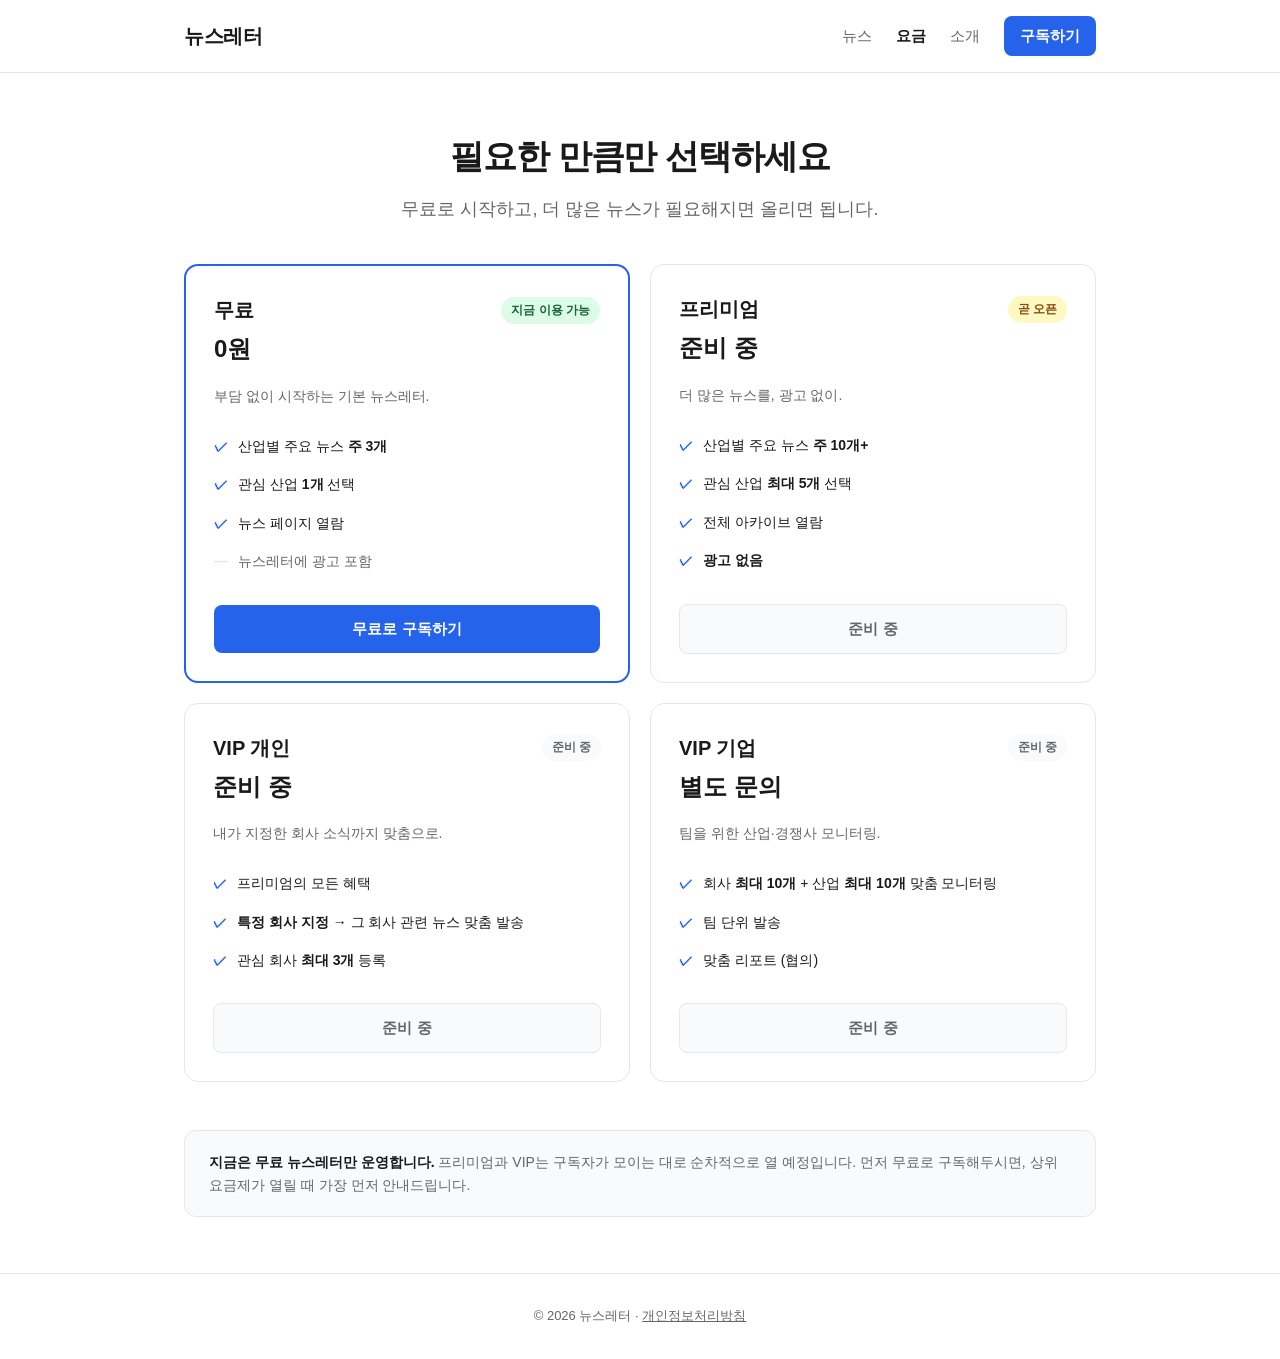
<file: pricing.html>
<!DOCTYPE html>
<html lang="ko">
<head>
  <meta charset="UTF-8" />
  <meta name="viewport" content="width=device-width, initial-scale=1.0" />
  <title>요금 · 뉴스레터</title>
  <style>
    :root {
      --bg: #ffffff;
      --text: #1a1a1a;
      --text-muted: #666666;
      --accent: #2563eb;
      --accent-hover: #1d4ed8;
      --border: #e5e7eb;
      --surface: #f9fafb;
    }
    * { margin: 0; padding: 0; box-sizing: border-box; }
    body {
      font-family: -apple-system, BlinkMacSystemFont, "Segoe UI", Roboto,
        "Helvetica Neue", "Apple SD Gothic Neo", "Malgun Gothic", sans-serif;
      color: var(--text);
      background: var(--bg);
      line-height: 1.6;
      -webkit-font-smoothing: antialiased;
    }
    .container { max-width: 960px; margin: 0 auto; padding: 0 24px; }
    .container-narrow { max-width: 720px; margin: 0 auto; padding: 0 24px; }

    /* Nav (공통) */
    header { border-bottom: 1px solid var(--border); padding: 16px 0; }
    .nav { display: flex; align-items: center; justify-content: space-between; max-width: 960px; margin: 0 auto; padding: 0 24px; }
    .logo { font-size: 20px; font-weight: 700; letter-spacing: -0.02em; text-decoration: none; color: var(--text); }
    .nav-links { display: flex; gap: 24px; align-items: center; }
    .nav-links a { font-size: 15px; color: var(--text-muted); text-decoration: none; }
    .nav-links a:hover { color: var(--text); }
    .nav-links a.active { color: var(--text); font-weight: 600; }
    .nav-cta {
      font-size: 14px; font-weight: 600; color: #fff !important;
      background: var(--accent); padding: 8px 16px; border-radius: 8px;
    }
    .nav-cta:hover { background: var(--accent-hover); }

    /* Title */
    .page-title { padding: 56px 0 40px; text-align: center; }
    .page-title h1 { font-size: 34px; font-weight: 800; letter-spacing: -0.03em; }
    .page-title p { font-size: 18px; color: var(--text-muted); margin-top: 12px; }

    /* Pricing grid */
    .pricing-grid {
      display: grid; grid-template-columns: repeat(2, 1fr); gap: 20px;
      padding-bottom: 24px;
    }
    .plan {
      border: 1px solid var(--border); border-radius: 14px; padding: 28px;
      display: flex; flex-direction: column;
    }
    .plan.highlight { border-color: var(--accent); border-width: 2px; }
    .plan-header { display: flex; align-items: center; justify-content: space-between; margin-bottom: 4px; }
    .plan-name { font-size: 20px; font-weight: 700; }
    .badge {
      font-size: 12px; font-weight: 600; padding: 4px 10px; border-radius: 999px;
    }
    .badge-open { background: #dcfce7; color: #166534; }
    .badge-soon { background: #fef9c3; color: #854d0e; }
    .badge-prep { background: var(--surface); color: var(--text-muted); }
    .plan-price { font-size: 15px; color: var(--text-muted); margin-bottom: 16px; }
    .plan-price strong { font-size: 24px; font-weight: 800; color: var(--text); }
    .plan-desc { font-size: 14px; color: var(--text-muted); margin-bottom: 20px; }
    .plan-features { list-style: none; margin-bottom: 24px; flex: 1; }
    .plan-features li {
      font-size: 14px; padding: 8px 0 8px 24px; position: relative;
    }
    .plan-features li::before {
      content: "✓"; position: absolute; left: 0; color: var(--accent); font-weight: 700;
    }
    .plan-features li.off { color: var(--text-muted); }
    .plan-features li.off::before { content: "—"; color: var(--border); }
    .plan-btn {
      display: block; text-align: center; font-size: 15px; font-weight: 600;
      padding: 12px; border-radius: 8px; text-decoration: none;
    }
    .plan-btn.primary { background: var(--accent); color: #fff; }
    .plan-btn.primary:hover { background: var(--accent-hover); }
    .plan-btn.ghost { background: var(--surface); color: var(--text-muted); border: 1px solid var(--border); cursor: default; }

    /* Notice */
    .notice {
      background: var(--surface); border: 1px solid var(--border); border-radius: 12px;
      padding: 20px 24px; margin: 24px 0 56px; font-size: 14px; color: var(--text-muted);
    }
    .notice strong { color: var(--text); }

    footer {
      border-top: 1px solid var(--border); padding: 32px 0; text-align: center;
      font-size: 13px; color: var(--text-muted);
    }
    footer a { color: var(--text-muted); }

    @media (max-width: 760px) {
      .pricing-grid { grid-template-columns: 1fr; }
      .page-title h1 { font-size: 27px; }
      .nav-links a:not(.nav-cta) { display: none; }
    }
  </style>
</head>
<body>
  <header>
    <nav class="nav">
      <a href="index.html" class="logo">뉴스레터</a>
      <div class="nav-links">
        <a href="news.html">뉴스</a>
        <a href="pricing.html" class="active">요금</a>
        <a href="about.html">소개</a>
        <a href="index.html" class="nav-cta">구독하기</a>
      </div>
    </nav>
  </header>

  <main>
    <div class="container">
      <div class="page-title">
        <h1>필요한 만큼만 선택하세요</h1>
        <p>무료로 시작하고, 더 많은 뉴스가 필요해지면 올리면 됩니다.</p>
      </div>

      <div class="pricing-grid">
        <!-- 무료 -->
        <div class="plan highlight">
          <div class="plan-header">
            <span class="plan-name">무료</span>
            <span class="badge badge-open">지금 이용 가능</span>
          </div>
          <div class="plan-price"><strong>0원</strong></div>
          <p class="plan-desc">부담 없이 시작하는 기본 뉴스레터.</p>
          <ul class="plan-features">
            <li>산업별 주요 뉴스 <strong>주 3개</strong></li>
            <li>관심 산업 <strong>1개</strong> 선택</li>
            <li>뉴스 페이지 열람</li>
            <li class="off">뉴스레터에 광고 포함</li>
          </ul>
          <a href="index.html" class="plan-btn primary">무료로 구독하기</a>
        </div>

        <!-- 프리미엄 -->
        <div class="plan">
          <div class="plan-header">
            <span class="plan-name">프리미엄</span>
            <span class="badge badge-soon">곧 오픈</span>
          </div>
          <div class="plan-price"><strong>준비 중</strong></div>
          <p class="plan-desc">더 많은 뉴스를, 광고 없이.</p>
          <ul class="plan-features">
            <li>산업별 주요 뉴스 <strong>주 10개+</strong></li>
            <li>관심 산업 <strong>최대 5개</strong> 선택</li>
            <li>전체 아카이브 열람</li>
            <li><strong>광고 없음</strong></li>
          </ul>
          <span class="plan-btn ghost">준비 중</span>
        </div>

        <!-- VIP 개인 -->
        <div class="plan">
          <div class="plan-header">
            <span class="plan-name">VIP 개인</span>
            <span class="badge badge-prep">준비 중</span>
          </div>
          <div class="plan-price"><strong>준비 중</strong></div>
          <p class="plan-desc">내가 지정한 회사 소식까지 맞춤으로.</p>
          <ul class="plan-features">
            <li>프리미엄의 모든 혜택</li>
            <li><strong>특정 회사 지정</strong> → 그 회사 관련 뉴스 맞춤 발송</li>
            <li>관심 회사 <strong>최대 3개</strong> 등록</li>
          </ul>
          <span class="plan-btn ghost">준비 중</span>
        </div>

        <!-- VIP 기업 -->
        <div class="plan">
          <div class="plan-header">
            <span class="plan-name">VIP 기업</span>
            <span class="badge badge-prep">준비 중</span>
          </div>
          <div class="plan-price"><strong>별도 문의</strong></div>
          <p class="plan-desc">팀을 위한 산업·경쟁사 모니터링.</p>
          <ul class="plan-features">
            <li>회사 <strong>최대 10개</strong> + 산업 <strong>최대 10개</strong> 맞춤 모니터링</li>
            <li>팀 단위 발송</li>
            <li>맞춤 리포트 (협의)</li>
          </ul>
          <span class="plan-btn ghost">준비 중</span>
        </div>
      </div>

      <div class="notice">
        <strong>지금은 무료 뉴스레터만 운영합니다.</strong>
        프리미엄과 VIP는 구독자가 모이는 대로 순차적으로 열 예정입니다.
        먼저 무료로 구독해두시면, 상위 요금제가 열릴 때 가장 먼저 안내드립니다.
      </div>
    </div>
  </main>

  <footer>
    <div class="container-narrow">
      <p>© 2026 뉴스레터 · <a href="privacy.html">개인정보처리방침</a></p>
    </div>
  </footer>
</body>
</html>
</file>
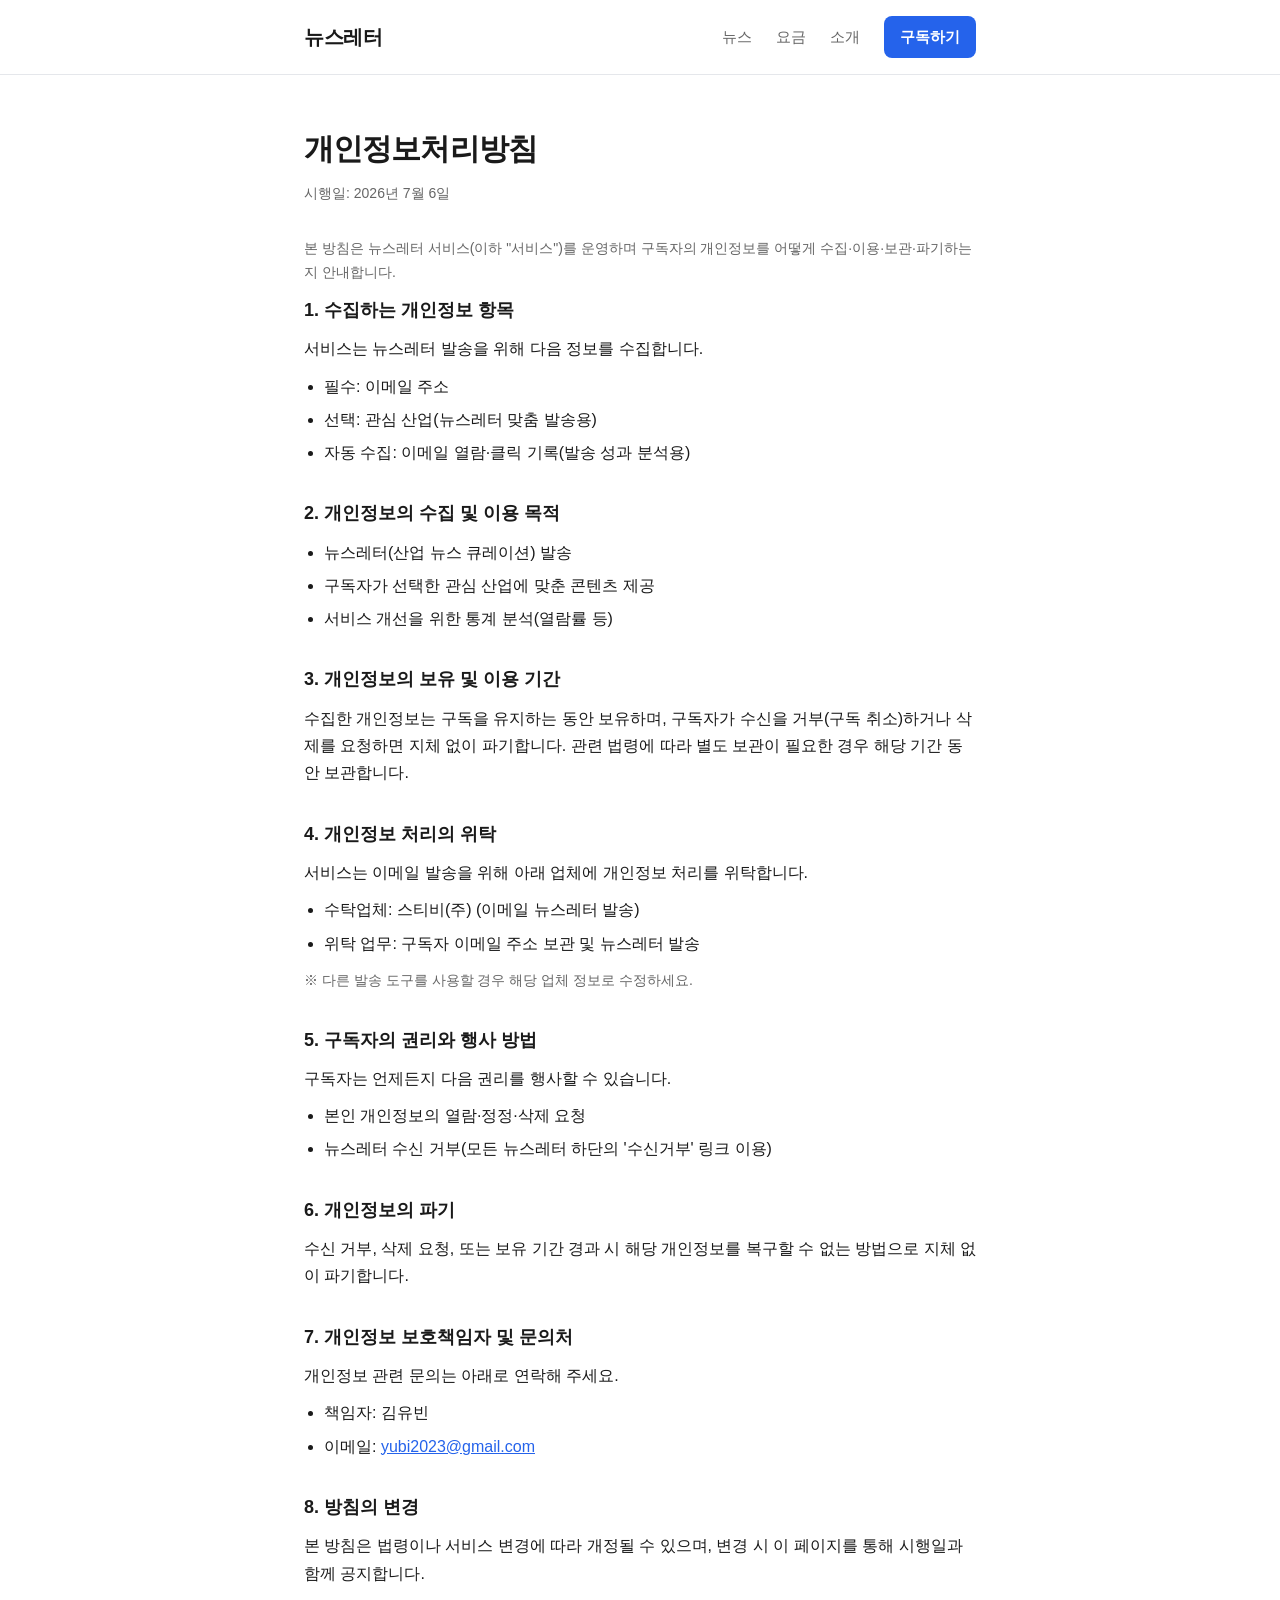
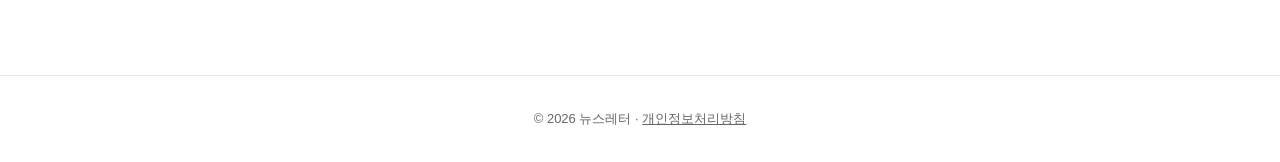
<file: privacy.html>
<!DOCTYPE html>
<html lang="ko">
<head>
  <meta charset="UTF-8" />
  <meta name="viewport" content="width=device-width, initial-scale=1.0" />
  <title>개인정보처리방침 · 뉴스레터</title>
  <style>
    :root {
      --bg: #ffffff; --text: #1a1a1a; --text-muted: #666666;
      --accent: #2563eb; --accent-hover: #1d4ed8; --border: #e5e7eb; --surface: #f9fafb;
    }
    * { margin: 0; padding: 0; box-sizing: border-box; }
    body {
      font-family: -apple-system, BlinkMacSystemFont, "Segoe UI", Roboto,
        "Helvetica Neue", "Apple SD Gothic Neo", "Malgun Gothic", sans-serif;
      color: var(--text); background: var(--bg); line-height: 1.7;
      -webkit-font-smoothing: antialiased;
    }
    .container { max-width: 720px; margin: 0 auto; padding: 0 24px; }
    header { border-bottom: 1px solid var(--border); padding: 16px 0; }
    .nav { display: flex; align-items: center; justify-content: space-between; }
    .logo { font-size: 20px; font-weight: 700; letter-spacing: -0.02em; text-decoration: none; color: var(--text); }
    .nav-links { display: flex; gap: 24px; align-items: center; }
    .nav-links a { font-size: 15px; color: var(--text-muted); text-decoration: none; }
    .nav-links a:hover { color: var(--text); }
    .nav-cta { font-size: 14px; font-weight: 600; color: #fff !important; background: var(--accent); padding: 8px 16px; border-radius: 8px; }

    .page-title { padding: 48px 0 8px; }
    .page-title h1 { font-size: 30px; font-weight: 800; letter-spacing: -0.03em; }
    .page-title .updated { font-size: 14px; color: var(--text-muted); margin-top: 8px; }

    .policy { padding: 24px 0 56px; }
    .policy section { margin-bottom: 32px; }
    .policy h2 { font-size: 18px; font-weight: 700; margin-bottom: 10px; }
    .policy p { margin-bottom: 10px; }
    .policy ul { margin: 8px 0 12px 20px; }
    .policy li { margin-bottom: 6px; }
    .policy .muted { color: var(--text-muted); font-size: 14px; }
    .policy a { color: var(--accent); }

    footer { border-top: 1px solid var(--border); padding: 32px 0; text-align: center; font-size: 13px; color: var(--text-muted); }
    footer a { color: var(--text-muted); }

    @media (max-width: 640px) { .nav-links a:not(.nav-cta) { display: none; } .page-title h1 { font-size: 25px; } }
  </style>
</head>
<body>
  <header>
    <div class="container">
      <nav class="nav">
        <a href="index.html" class="logo">뉴스레터</a>
        <div class="nav-links">
          <a href="news.html">뉴스</a>
          <a href="pricing.html">요금</a>
          <a href="about.html">소개</a>
          <a href="index.html" class="nav-cta">구독하기</a>
        </div>
      </nav>
    </div>
  </header>

  <main>
    <div class="container">
      <div class="page-title">
        <h1>개인정보처리방침</h1>
        <p class="updated">시행일: 2026년 7월 6일</p>
      </div>

      <div class="policy">
        <p class="muted">
          본 방침은 뉴스레터 서비스(이하 "서비스")를 운영하며 구독자의 개인정보를
          어떻게 수집·이용·보관·파기하는지 안내합니다.
        </p>

        <section>
          <h2>1. 수집하는 개인정보 항목</h2>
          <p>서비스는 뉴스레터 발송을 위해 다음 정보를 수집합니다.</p>
          <ul>
            <li>필수: 이메일 주소</li>
            <li>선택: 관심 산업(뉴스레터 맞춤 발송용)</li>
            <li>자동 수집: 이메일 열람·클릭 기록(발송 성과 분석용)</li>
          </ul>
        </section>

        <section>
          <h2>2. 개인정보의 수집 및 이용 목적</h2>
          <ul>
            <li>뉴스레터(산업 뉴스 큐레이션) 발송</li>
            <li>구독자가 선택한 관심 산업에 맞춘 콘텐츠 제공</li>
            <li>서비스 개선을 위한 통계 분석(열람률 등)</li>
          </ul>
        </section>

        <section>
          <h2>3. 개인정보의 보유 및 이용 기간</h2>
          <p>
            수집한 개인정보는 구독을 유지하는 동안 보유하며, 구독자가 수신을
            거부(구독 취소)하거나 삭제를 요청하면 지체 없이 파기합니다.
            관련 법령에 따라 별도 보관이 필요한 경우 해당 기간 동안 보관합니다.
          </p>
        </section>

        <section>
          <h2>4. 개인정보 처리의 위탁</h2>
          <p>
            서비스는 이메일 발송을 위해 아래 업체에 개인정보 처리를 위탁합니다.
          </p>
          <ul>
            <li>수탁업체: 스티비(주) (이메일 뉴스레터 발송)</li>
            <li>위탁 업무: 구독자 이메일 주소 보관 및 뉴스레터 발송</li>
          </ul>
          <p class="muted">
            ※ 다른 발송 도구를 사용할 경우 해당 업체 정보로 수정하세요.
          </p>
        </section>

        <section>
          <h2>5. 구독자의 권리와 행사 방법</h2>
          <p>구독자는 언제든지 다음 권리를 행사할 수 있습니다.</p>
          <ul>
            <li>본인 개인정보의 열람·정정·삭제 요청</li>
            <li>뉴스레터 수신 거부(모든 뉴스레터 하단의 '수신거부' 링크 이용)</li>
          </ul>
        </section>

        <section>
          <h2>6. 개인정보의 파기</h2>
          <p>
            수신 거부, 삭제 요청, 또는 보유 기간 경과 시 해당 개인정보를
            복구할 수 없는 방법으로 지체 없이 파기합니다.
          </p>
        </section>

        <section>
          <h2>7. 개인정보 보호책임자 및 문의처</h2>
          <p>개인정보 관련 문의는 아래로 연락해 주세요.</p>
          <ul>
            <li>책임자: 김유빈</li>
            <li>이메일: <a href="mailto:yubi2023@gmail.com">yubi2023@gmail.com</a></li>
          </ul>
        </section>

        <section>
          <h2>8. 방침의 변경</h2>
          <p>
            본 방침은 법령이나 서비스 변경에 따라 개정될 수 있으며, 변경 시
            이 페이지를 통해 시행일과 함께 공지합니다.
          </p>
        </section>
      </div>
    </div>
  </main>

  <footer>
    <div class="container">
      <p>© 2026 뉴스레터 · <a href="privacy.html">개인정보처리방침</a></p>
    </div>
  </footer>
</body>
</html>
</file>
